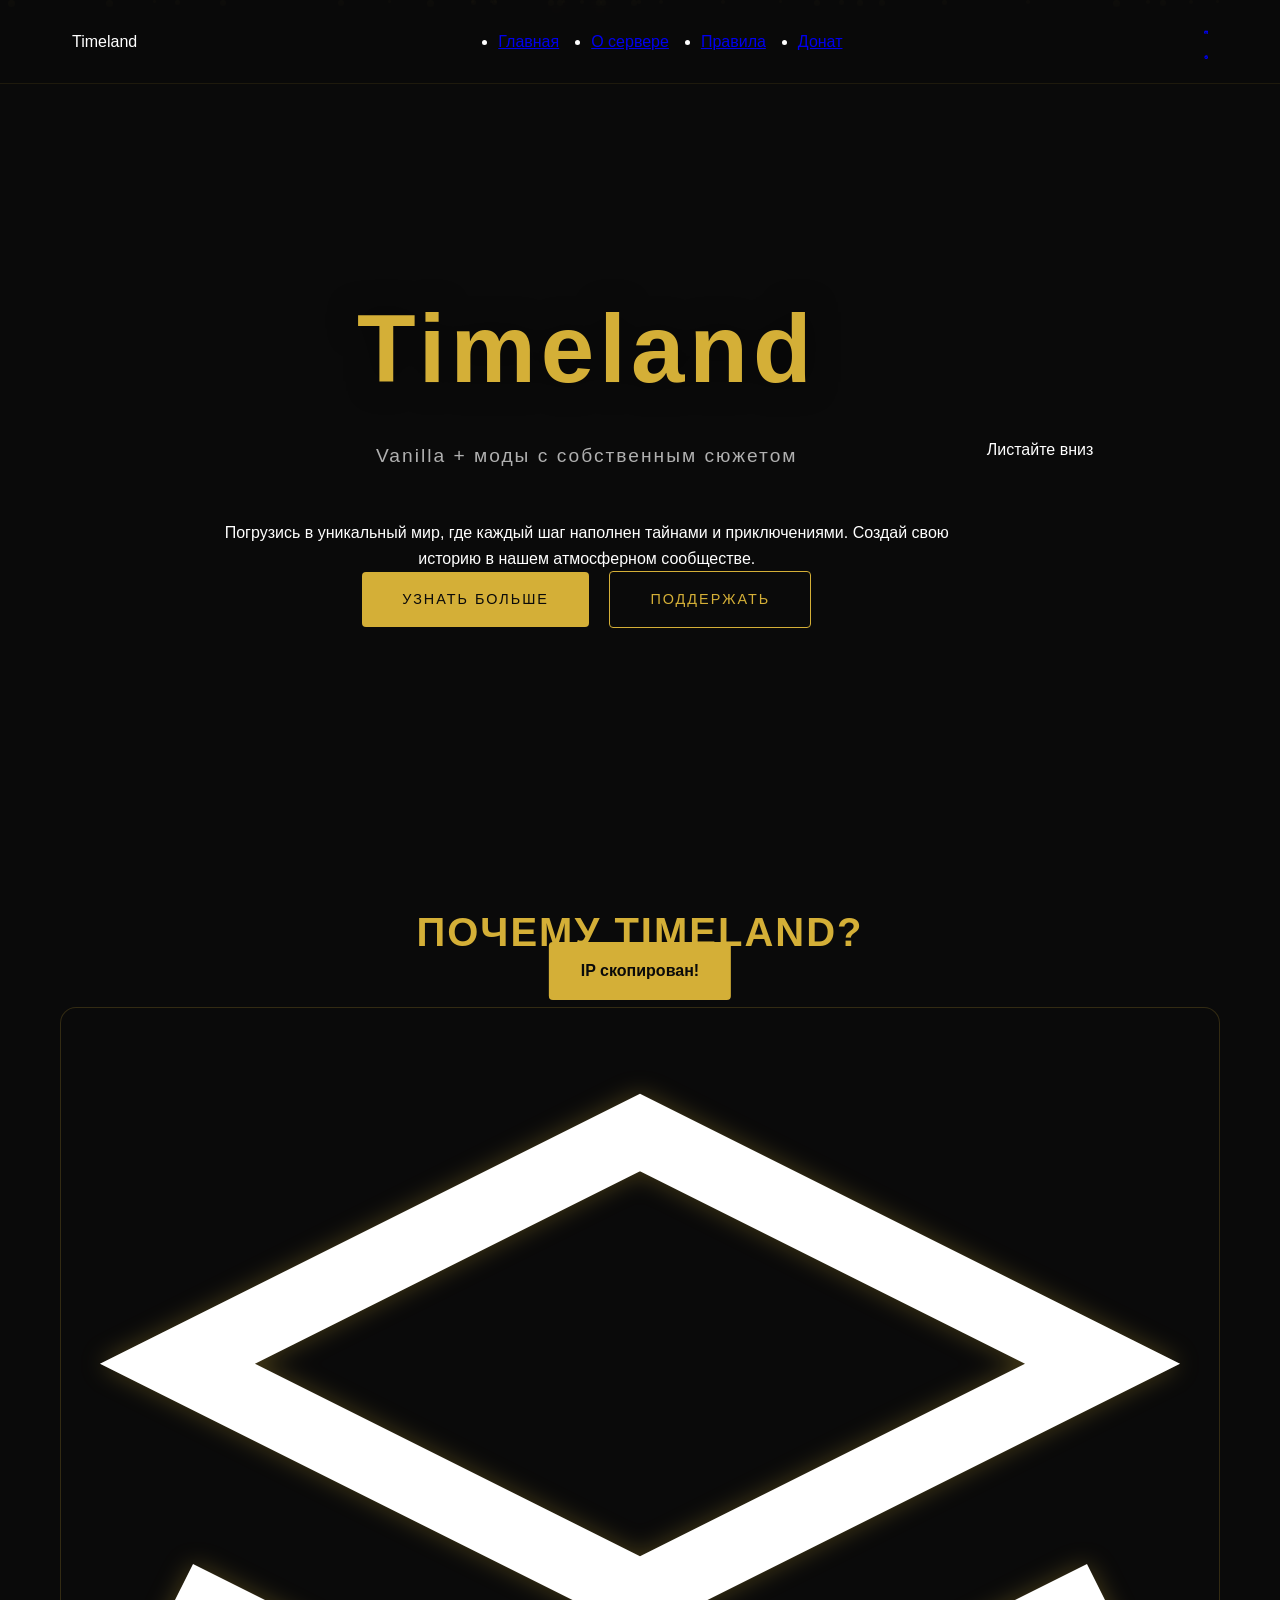
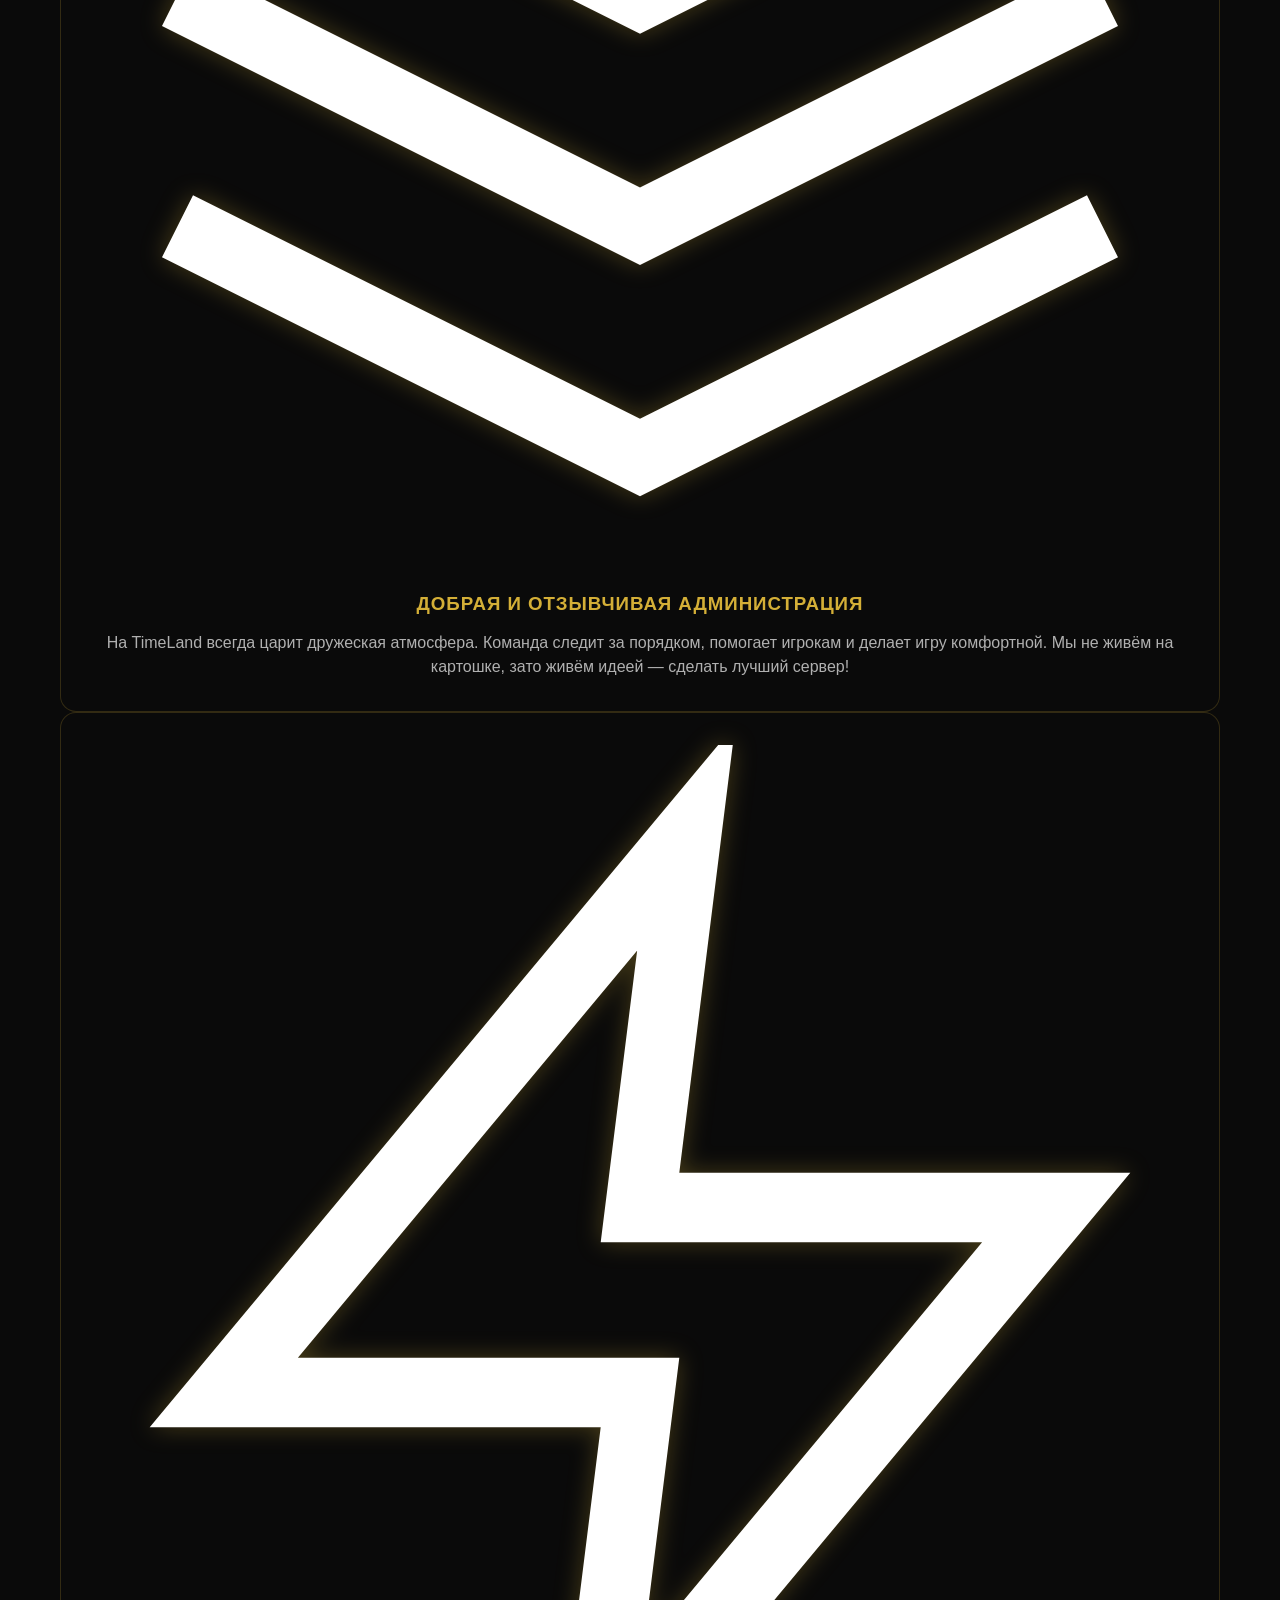
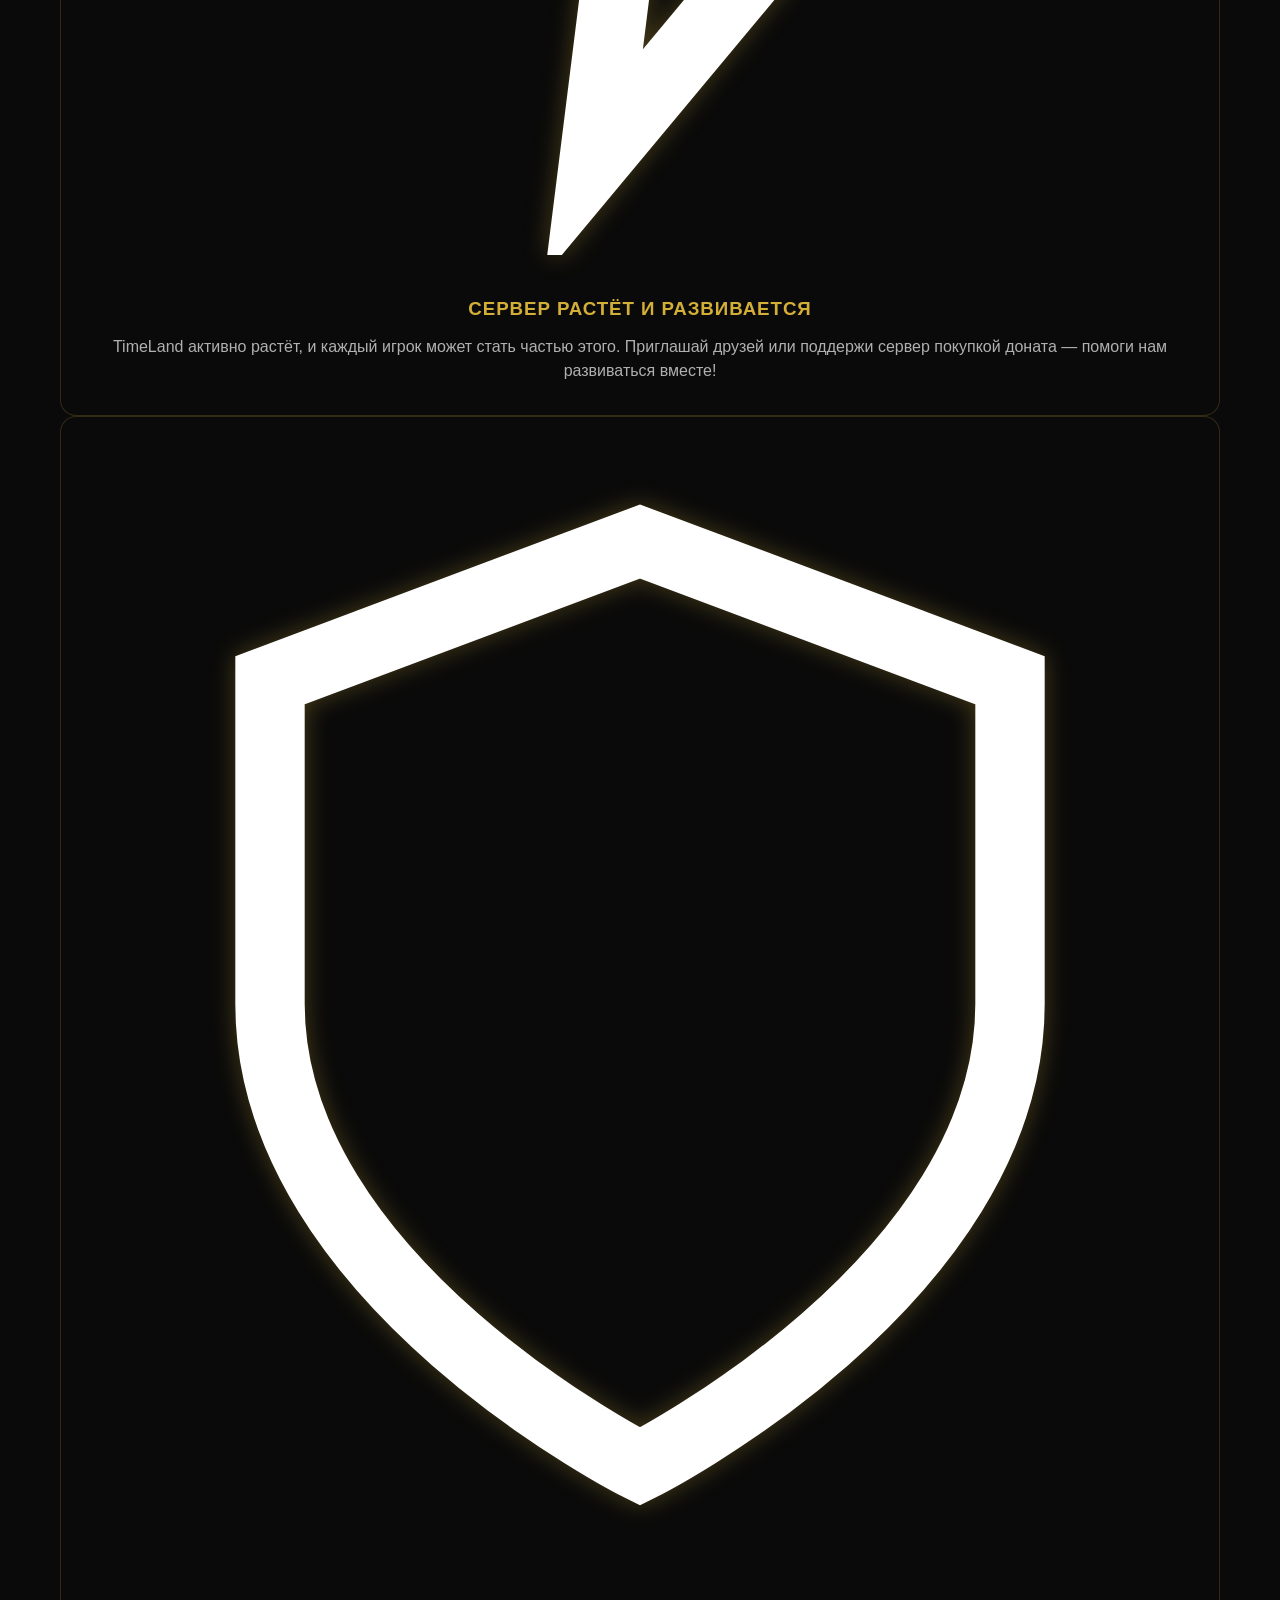
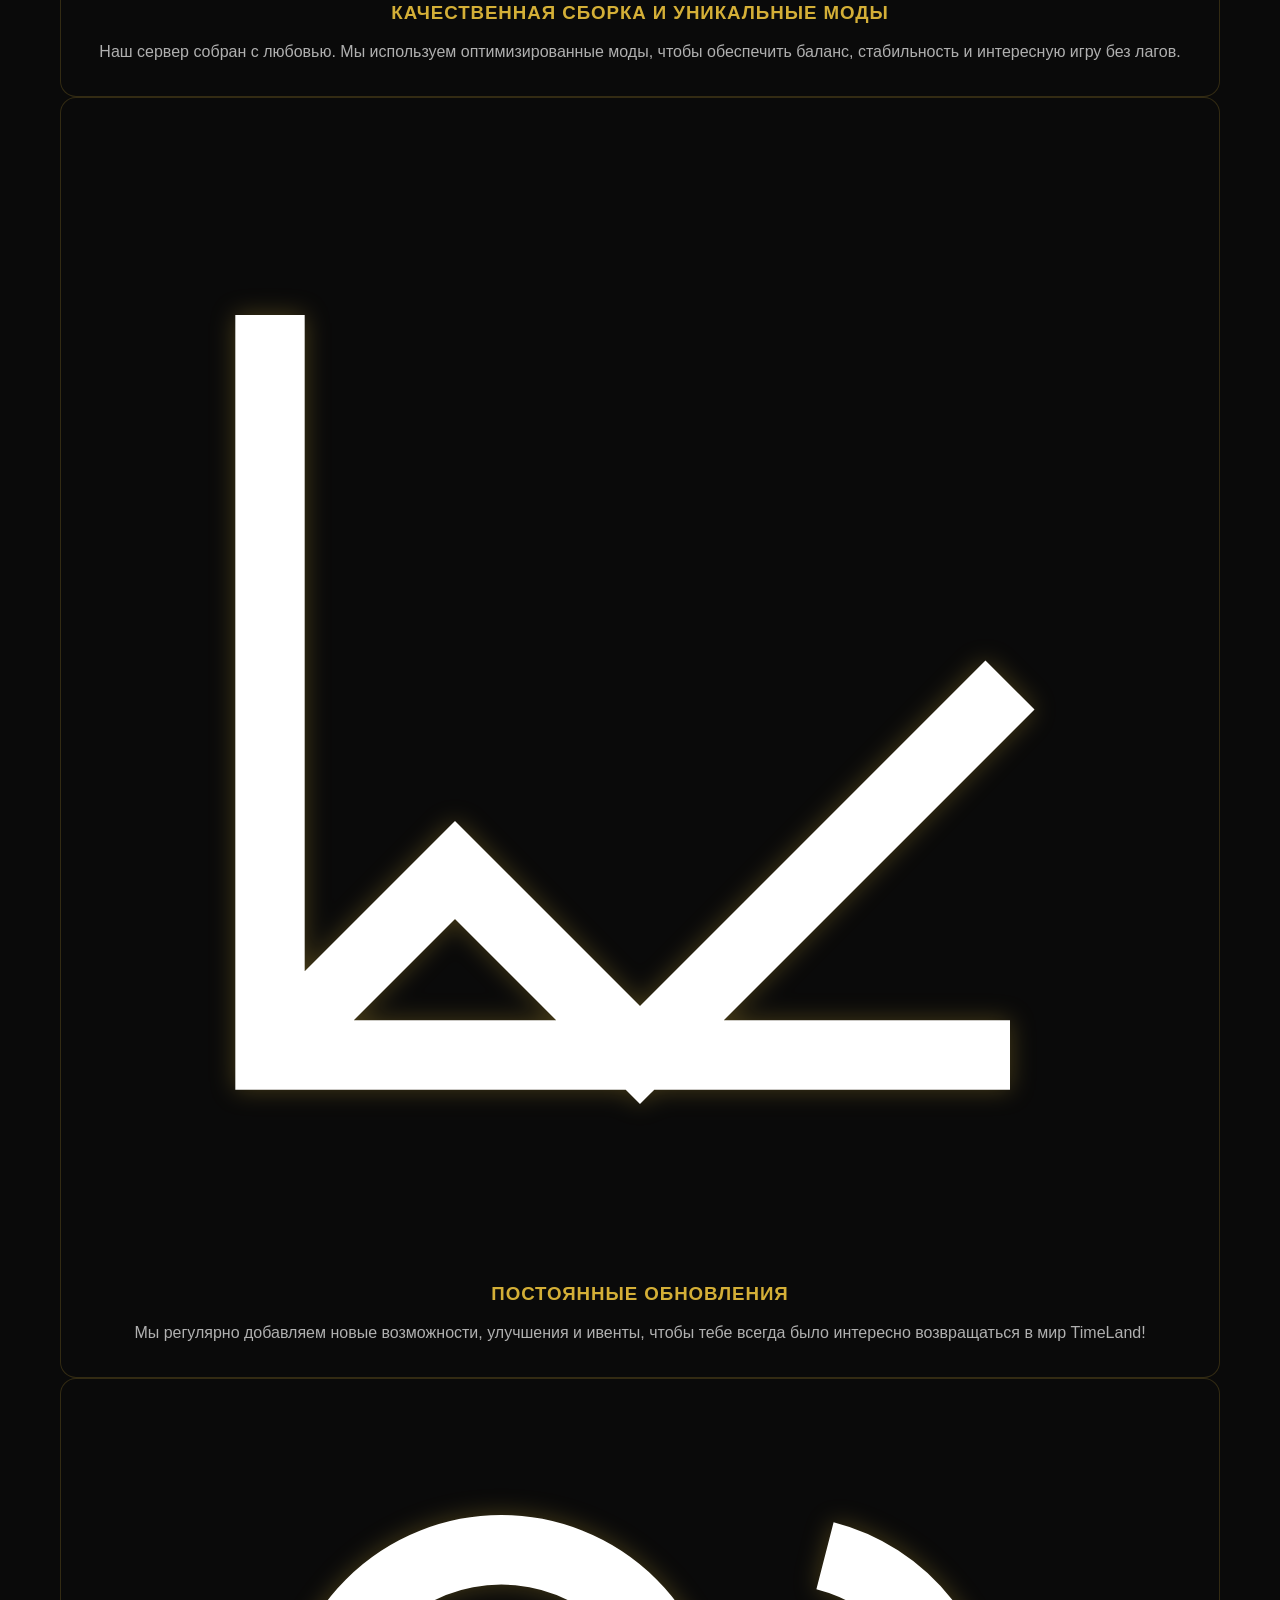
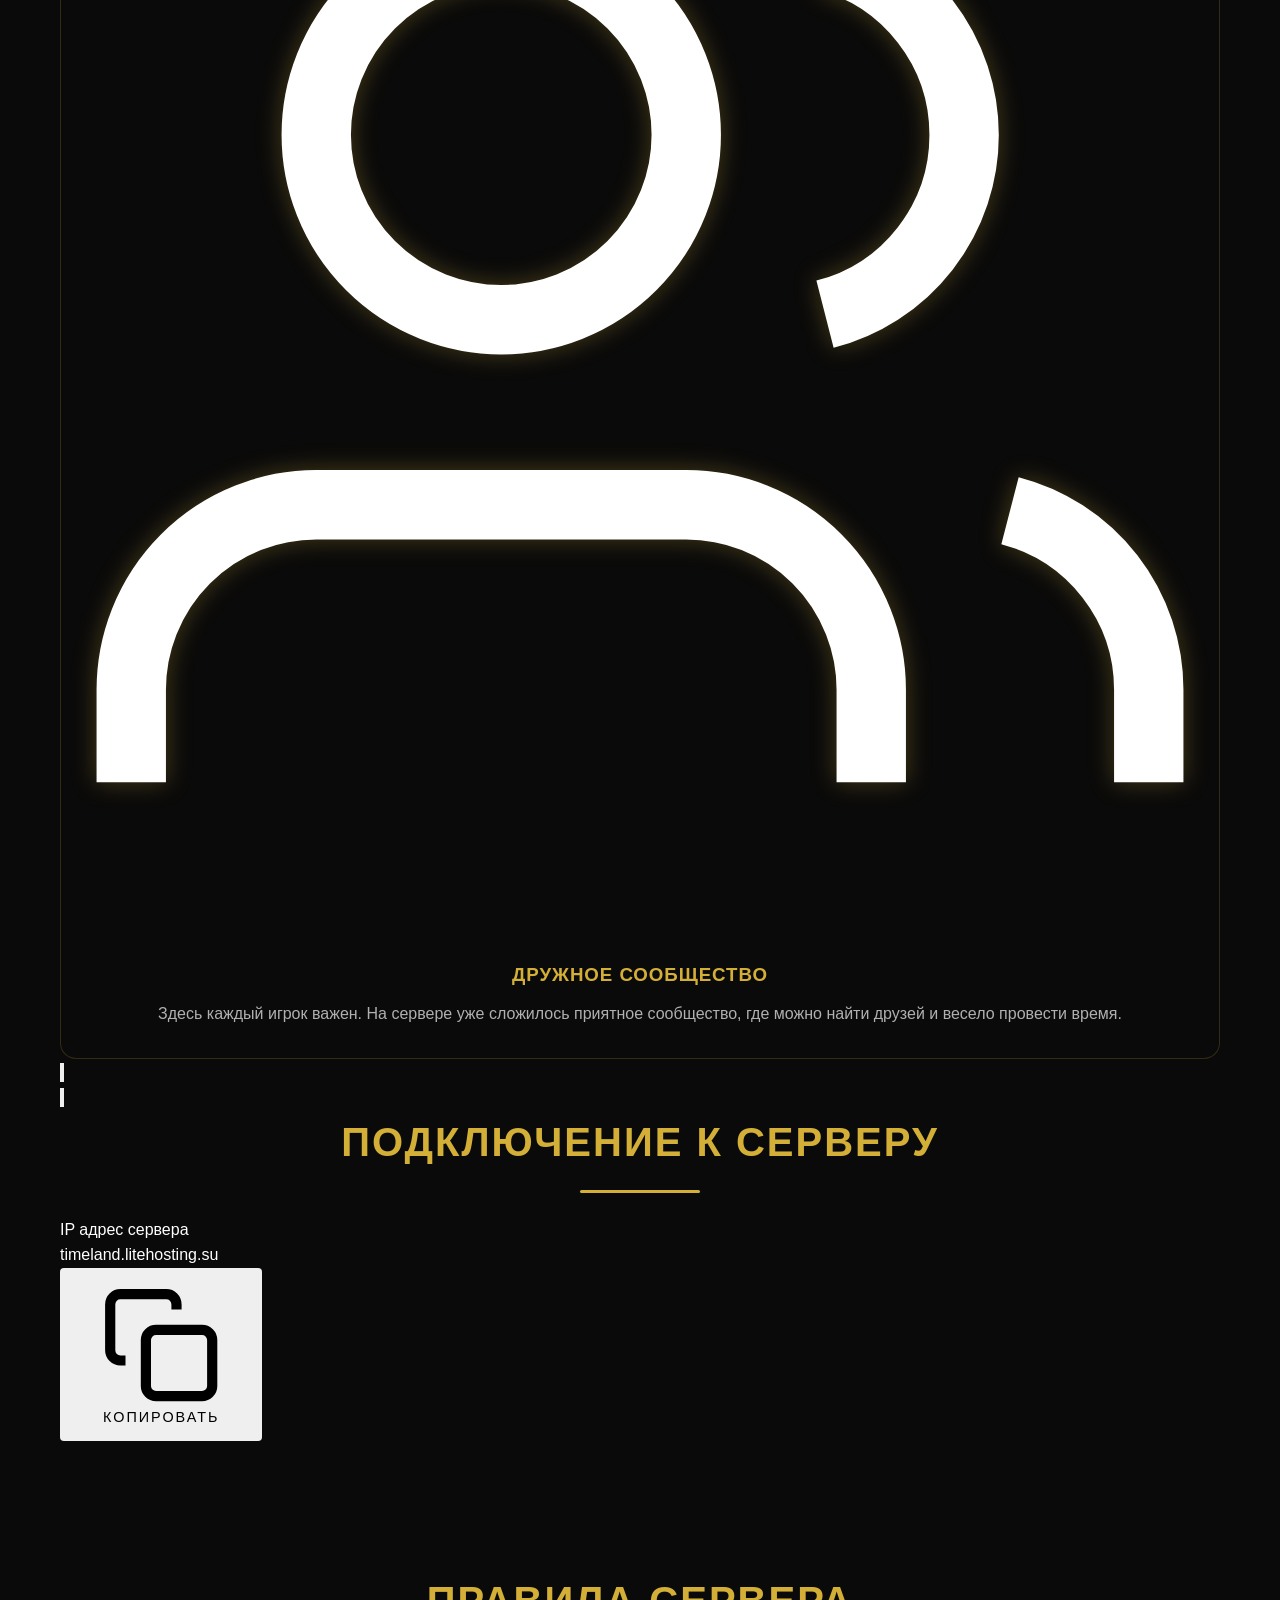
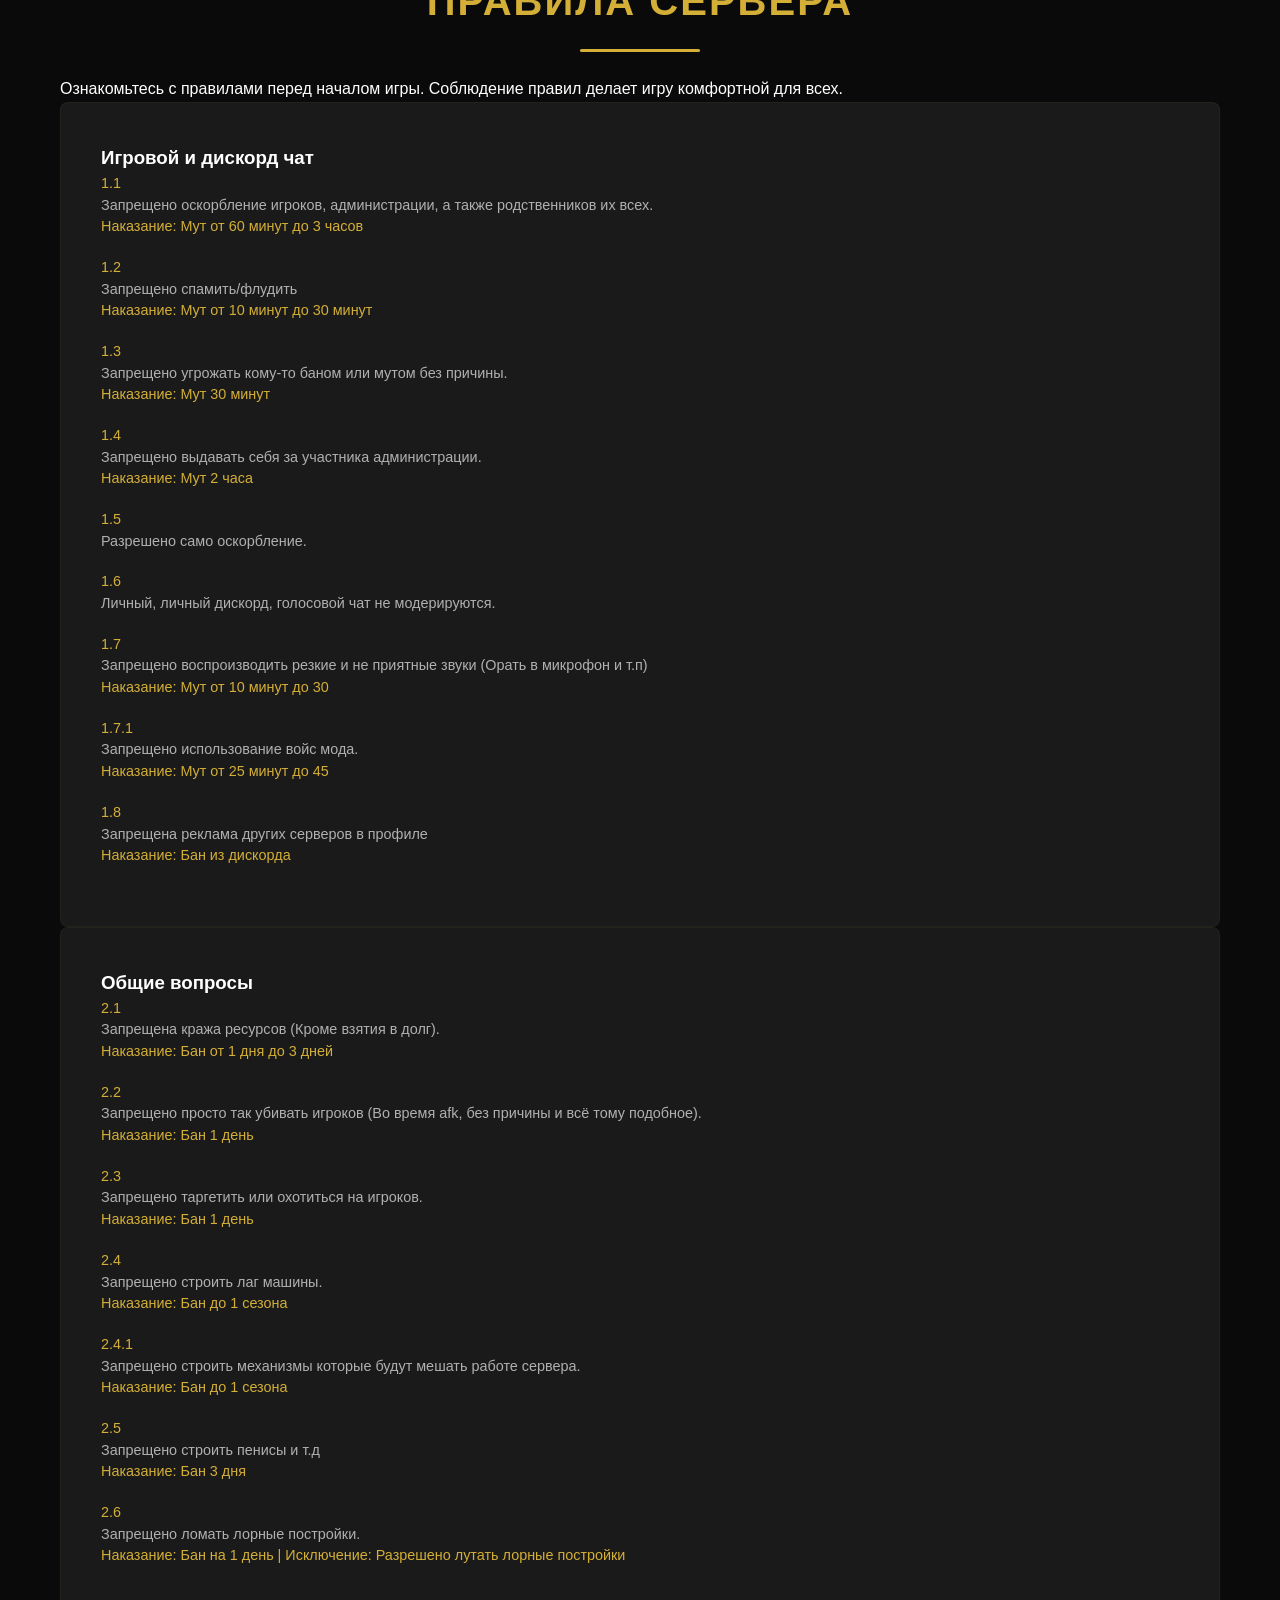
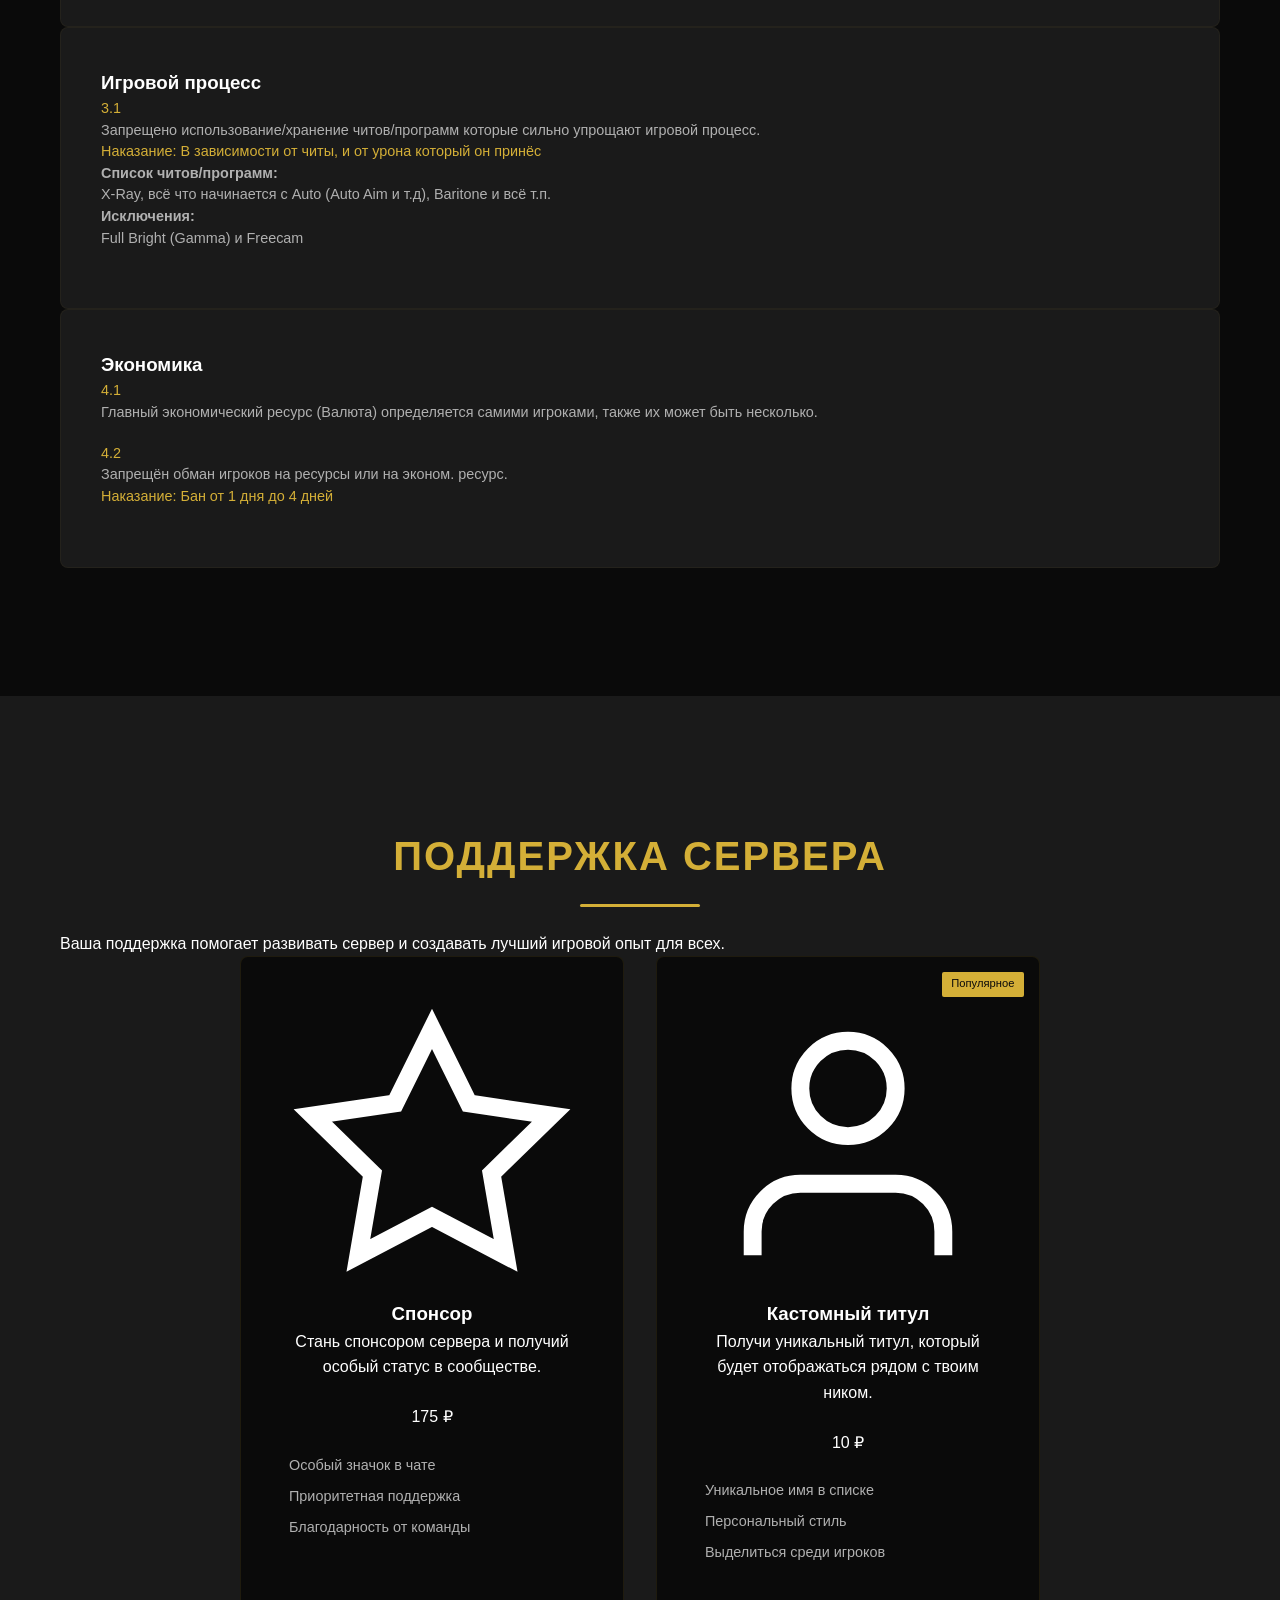
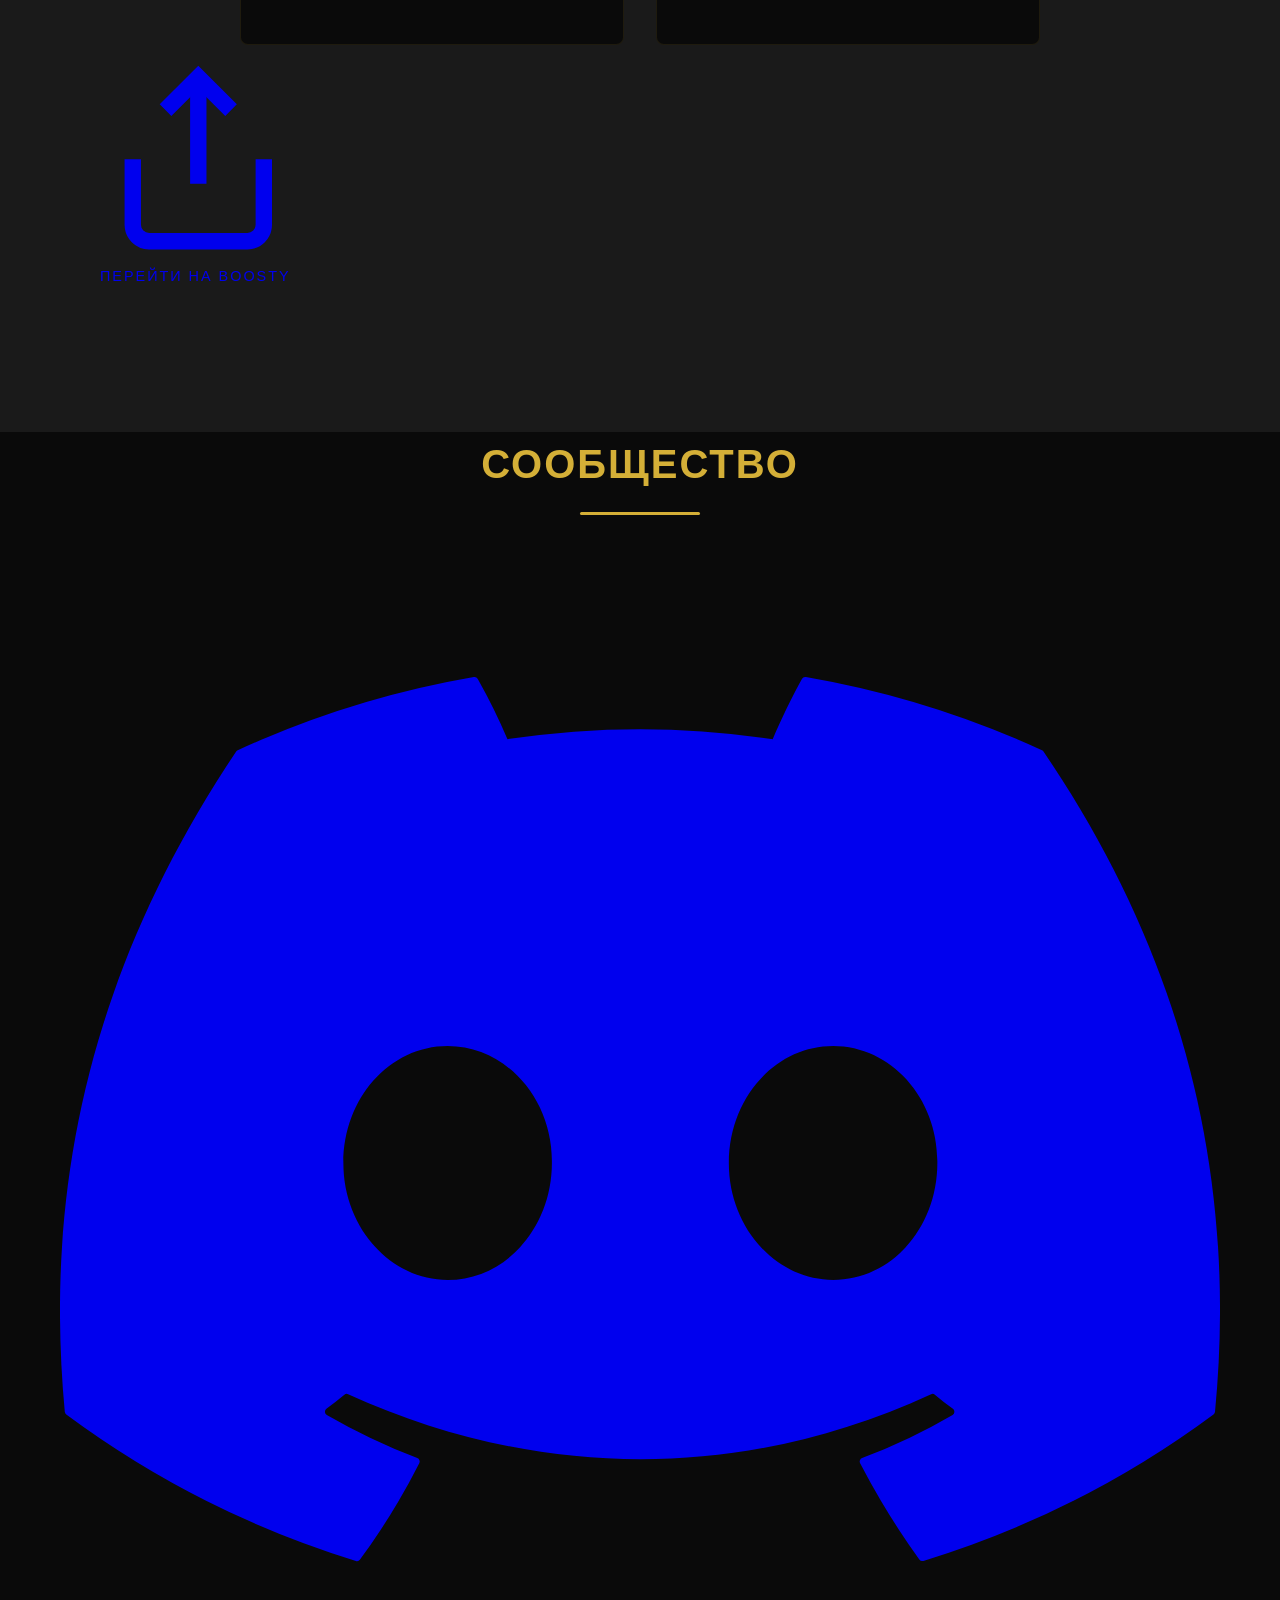
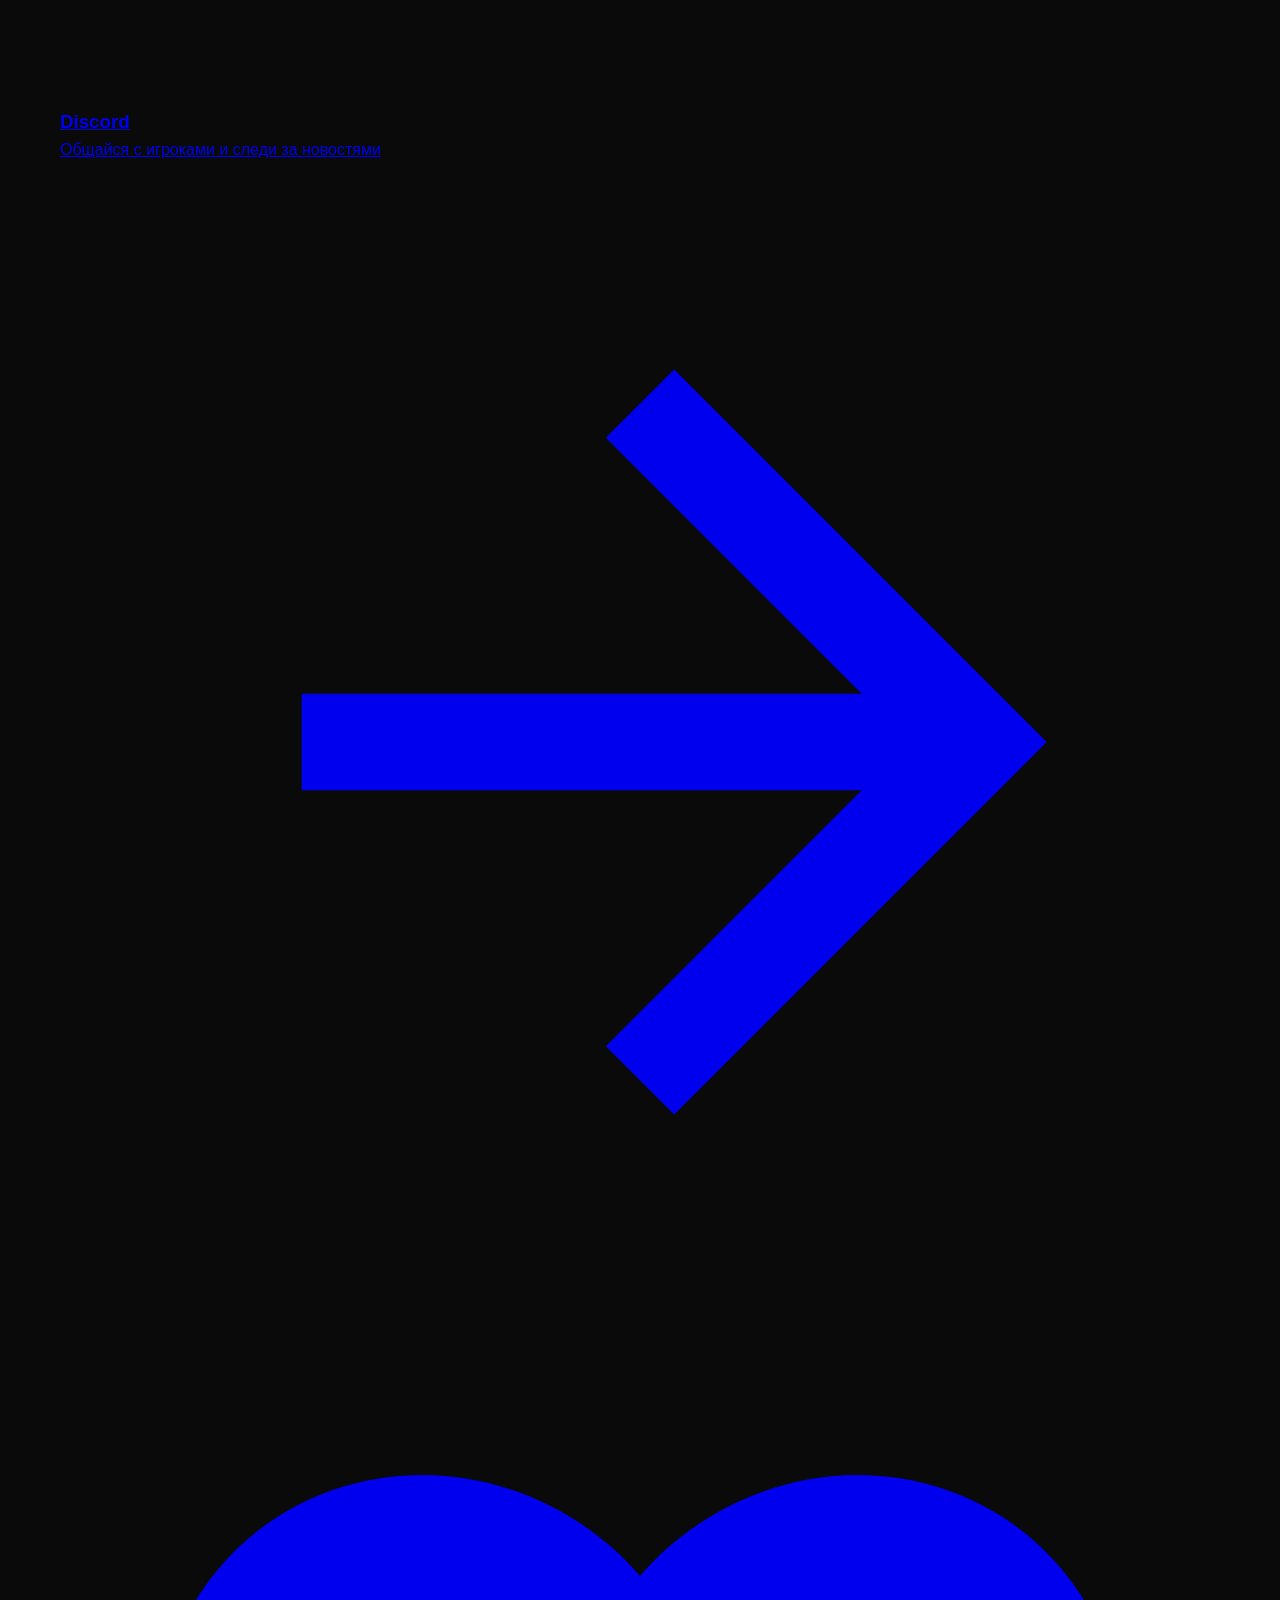
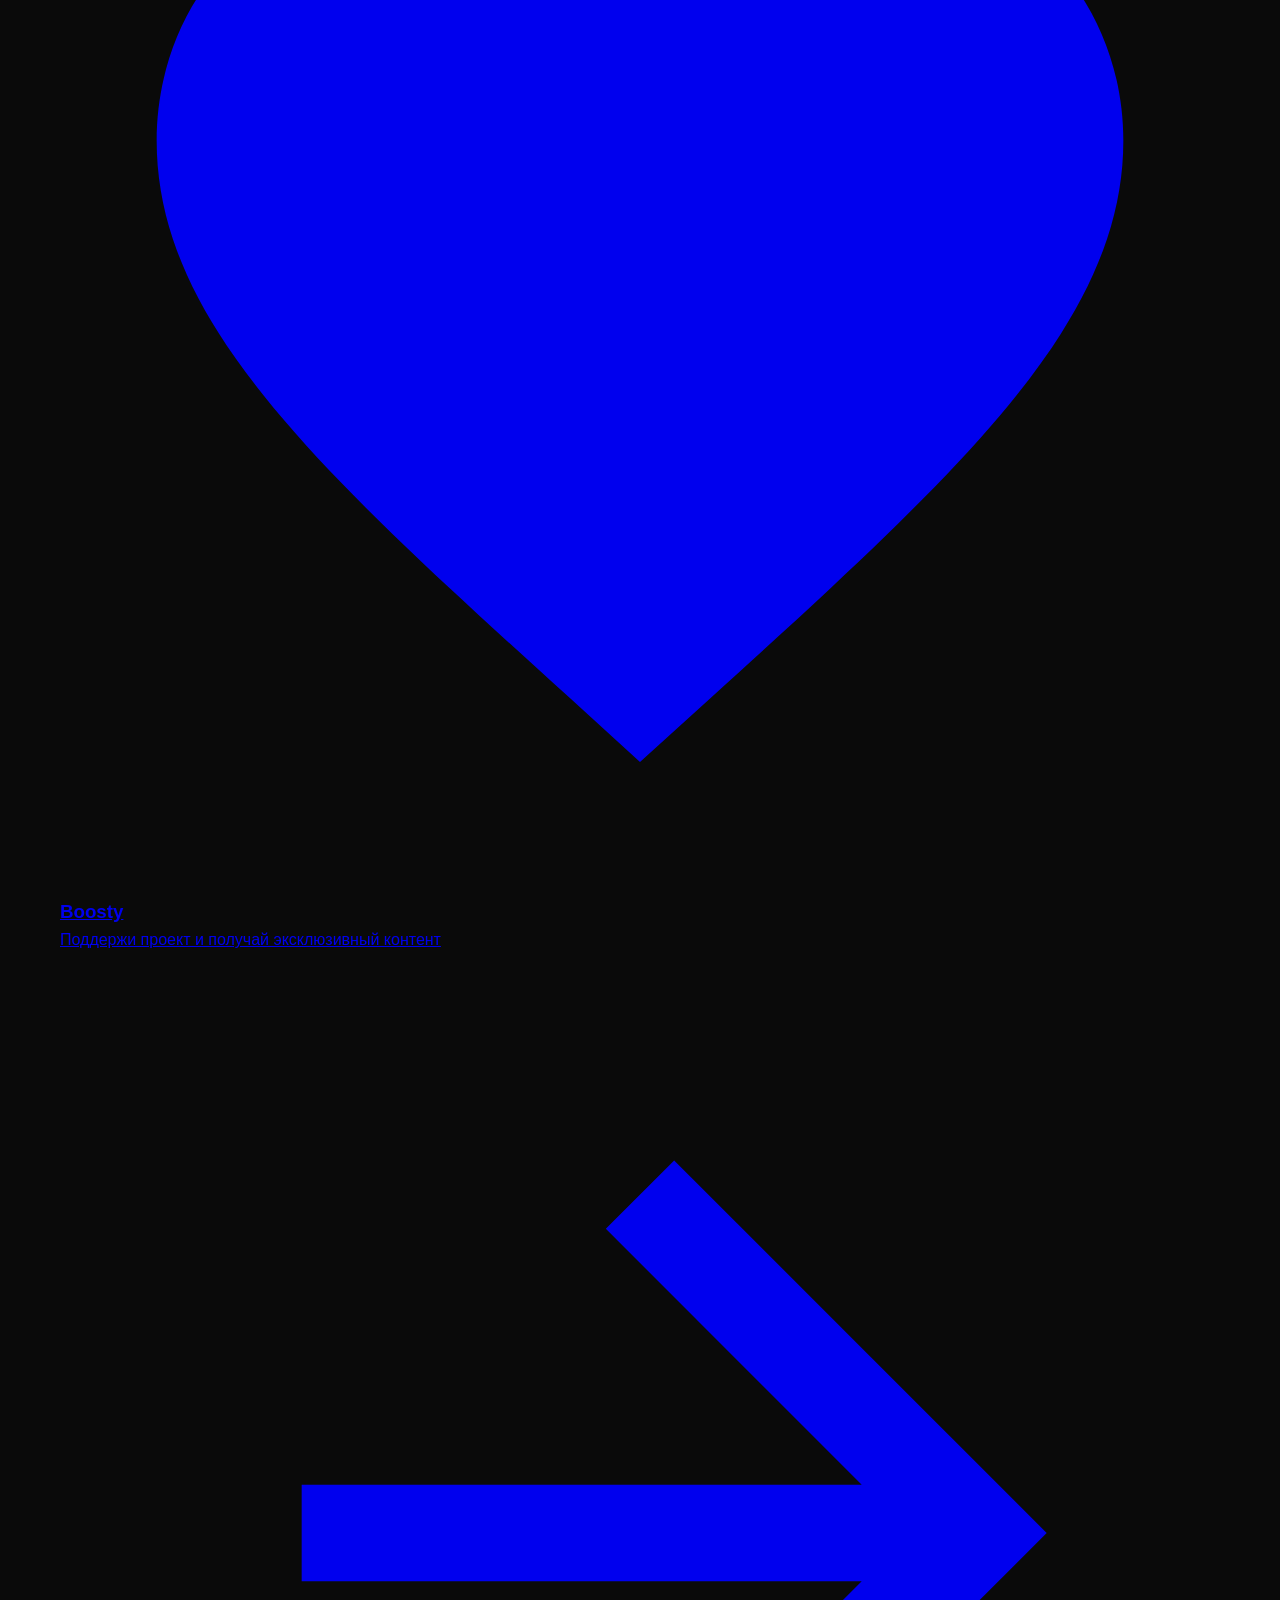
<file: index.html>
<!DOCTYPE html>
<html lang="ru">
<head>
    <meta charset="UTF-8">
    <meta name="viewport" content="width=device-width, initial-scale=1.0">
    <title>Timeland — Vanilla сервер с сюжетом</title>
    <link rel="preconnect" href="https://fonts.googleapis.com">
    <link rel="preconnect" href="https://fonts.gstatic.com" crossorigin>
    <link href="https://fonts.googleapis.com/css2?family=Nunito:wght@400;600;700;800;900&display=swap" rel="stylesheet">
    <link rel="stylesheet" href="styles.css">
</head>
<body>
    <div class="particles" id="particles"></div>
    
    <header class="header">
        <nav class="nav">
            <div class="logo">Timeland</div>
            <ul class="nav-links">
                <li><a href="#hero">Главная</a></li>
                <li><a href="#features">О сервере</a></li>
                <li><a href="#rules">Правила</a></li>
                <li><a href="#donate">Донат</a></li>
            </ul>
            <div class="nav-social">
                <a href="https://discord.gg/2cwh6qDW" target="_blank" class="social-btn discord-btn" aria-label="Discord">
                    <svg viewBox="0 0 24 24" fill="currentColor"><path d="M20.317 4.37a19.791 19.791 0 0 0-4.885-1.515.074.074 0 0 0-.079.037c-.21.375-.444.864-.608 1.25a18.27 18.27 0 0 0-5.487 0 12.64 12.64 0 0 0-.617-1.25.077.077 0 0 0-.079-.037A19.736 19.736 0 0 0 3.677 4.37a.07.07 0 0 0-.032.027C.533 9.046-.32 13.58.099 18.057a.082.082 0 0 0 .031.057 19.9 19.9 0 0 0 5.993 3.03.078.078 0 0 0 .084-.028 14.09 14.09 0 0 0 1.226-1.994.076.076 0 0 0-.041-.106 13.107 13.107 0 0 1-1.872-.892.077.077 0 0 1-.008-.128 10.2 10.2 0 0 0 .372-.292.074.074 0 0 1 .077-.01c3.928 1.793 8.18 1.793 12.062 0a.074.074 0 0 1 .078.01c.12.098.246.198.373.292a.077.077 0 0 1-.006.127 12.299 12.299 0 0 1-1.873.892.077.077 0 0 0-.041.107c.36.698.772 1.362 1.225 1.993a.076.076 0 0 0 .084.028 19.839 19.839 0 0 0 6.002-3.03.077.077 0 0 0 .032-.054c.5-5.177-.838-9.674-3.549-13.66a.061.061 0 0 0-.031-.03zM8.02 15.33c-1.183 0-2.157-1.085-2.157-2.419 0-1.333.956-2.419 2.157-2.419 1.21 0 2.176 1.096 2.157 2.42 0 1.333-.956 2.418-2.157 2.418zm7.975 0c-1.183 0-2.157-1.085-2.157-2.419 0-1.333.955-2.419 2.157-2.419 1.21 0 2.176 1.096 2.157 2.42 0 1.333-.946 2.418-2.157 2.418z"/></svg>
                </a>
                <a href="https://boosty.to/timelanddev/" target="_blank" class="social-btn boosty-btn" aria-label="Boosty">
                    <svg viewBox="0 0 24 24" fill="currentColor"><path d="M12 2C6.48 2 2 6.48 2 12s4.48 10 10 10 10-4.48 10-10S17.52 2 12 2zm-2 15l-5-5 1.41-1.41L10 14.17l7.59-7.59L19 8l-9 9z"/></svg>
                </a>
            </div>
            <button class="hamburger" id="hamburger" aria-label="Меню">
                <span></span>
                <span></span>
                <span></span>
            </button>
        </nav>
    </header>

    <main>
        <section id="hero" class="hero">
            <div class="hero-glow"></div>
            <div class="hero-content">
                <h1 class="hero-title">
                    <span class="title-gradient">Timeland</span>
                </h1>
                <p class="hero-subtitle">Vanilla + моды с собственным сюжетом</p>
                <p class="hero-description">Погрузись в уникальный мир, где каждый шаг наполнен тайнами и приключениями. Создай свою историю в нашем атмосферном сообществе.</p>
                <div class="hero-cta">
                    <a href="#features" class="btn btn-primary">Узнать больше</a>
                    <a href="#donate" class="btn btn-secondary">Поддержать</a>
                </div>
            </div>
            <div class="hero-scroll">
                <div class="scroll-indicator"></div>
                <span>Листайте вниз</span>
            </div>
        </section>

        <section id="features" class="features">
            <div class="container">
                <h2 class="section-title">Почему Timeland?</h2>
                <div class="carousel-container">
                    <div class="carousel-track" id="carouselTrack">
                        <div class="feature-card">
                            <div class="feature-icon">
                                <svg viewBox="0 0 24 24" fill="none" stroke="currentColor" stroke-width="1.5"><path d="M12 2L2 7l10 5 10-5-10-5zM2 17l10 5 10-5M2 12l10 5 10-5"></path></svg>
                            </div>
                            <h3>Добрая и отзывчивая администрация</h3>
                            <p>На TimeLand всегда царит дружеская атмосфера. Команда следит за порядком, помогает игрокам и делает игру комфортной. Мы не живём на картошке, зато живём идеей — сделать лучший сервер!</p>
                        </div>
                        <div class="feature-card">
                            <div class="feature-icon">
                                <svg viewBox="0 0 24 24" fill="none" stroke="currentColor" stroke-width="1.5"><path d="M13 2L3 14h9l-1 8 10-12h-9l1-8z"></path></svg>
                            </div>
                            <h3>Сервер растёт и развивается</h3>
                            <p>TimeLand активно растёт, и каждый игрок может стать частью этого. Приглашай друзей или поддержи сервер покупкой доната — помоги нам развиваться вместе!</p>
                        </div>
                        <div class="feature-card">
                            <div class="feature-icon">
                                <svg viewBox="0 0 24 24" fill="none" stroke="currentColor" stroke-width="1.5"><path d="M12 22s8-4 8-10V5l-8-3-8 3v7c0 6 8 10 8 10z"></path></svg>
                            </div>
                            <h3>Качественная сборка и уникальные моды</h3>
                            <p>Наш сервер собран с любовью. Мы используем оптимизированные моды, чтобы обеспечить баланс, стабильность и интересную игру без лагов.</p>
                        </div>
                        <div class="feature-card">
                            <div class="feature-icon">
                                <svg viewBox="0 0 24 24" fill="none" stroke="currentColor" stroke-width="1.5"><path d="M4 4v16h16M4 20l4-4 4 4 8-8"></path></svg>
                            </div>
                            <h3>Постоянные обновления</h3>
                            <p>Мы регулярно добавляем новые возможности, улучшения и ивенты, чтобы тебе всегда было интересно возвращаться в мир TimeLand!</p>
                        </div>
                        <div class="feature-card">
                            <div class="feature-icon">
                                <svg viewBox="0 0 24 24" fill="none" stroke="currentColor" stroke-width="1.5"><path d="M17 21v-2a4 4 0 0 0-4-4H5a4 4 0 0 0-4 4v2"></path><circle cx="9" cy="7" r="4"></circle><path d="M23 21v-2a4 4 0 0 0-3-3.87M16 3.13a4 4 0 0 1 0 7.75"></path></svg>
                            </div>
                            <h3>Дружное сообщество</h3>
                            <p>Здесь каждый игрок важен. На сервере уже сложилось приятное сообщество, где можно найти друзей и весело провести время.</p>
                        </div>
                    </div>
                    <div class="carousel-nav">
                        <button class="carousel-btn prev" id="carouselPrev" aria-label="Предыдущий">
                            <svg viewBox="0 0 24 24" fill="none" stroke="currentColor" stroke-width="2"><path d="M15 18l-6-6 6-6"></path></svg>
                        </button>
                        <div class="carousel-dots" id="carouselDots"></div>
                        <button class="carousel-btn next" id="carouselNext" aria-label="Следующий">
                            <svg viewBox="0 0 24 24" fill="none" stroke="currentColor" stroke-width="2"><path d="M9 18l6-6-6-6"></path></svg>
                        </button>
                    </div>
                </div>
            </div>
        </section>

        <section id="about" class="about">
            <div class="container">
                <h2 class="section-title">Подключение к серверу</h2>
                <div class="ip-card">
                    <div class="ip-info">
                        <span class="ip-label">IP адрес сервера</span>
                        <div class="ip-address" id="ip-address">timeland.litehosting.su</div>
                    </div>
                    <button class="btn btn-copy" id="copy-btn">
                        <svg viewBox="0 0 24 24" fill="none" stroke="currentColor" stroke-width="2"><rect x="9" y="9" width="13" height="13" rx="2" ry="2"></rect><path d="M5 15H4a2 2 0 0 1-2-2V4a2 2 0 0 1 2-2h9a2 2 0 0 1 2 2v1"></path></svg>
                        <span>Копировать</span>
                    </button>
                </div>
                <div class="notification" id="notification">IP скопирован!</div>
            </div>
        </section>

        <section id="rules" class="rules">
            <div class="container">
                <h2 class="section-title">Правила сервера</h2>
                <p class="rules-intro">Ознакомьтесь с правилами перед началом игры. Соблюдение правил делает игру комфортной для всех.</p>
                
                <div class="rules-grid">
                    <div class="rules-category">
                        <h3 class="rules-category-title">Игровой и дискорд чат</h3>
                        <ul class="rules-list">
                            <li class="rule-item">
                                <span class="rule-number">1.1</span>
                                <div class="rule-content">
                                    <p>Запрещено оскорбление игроков, администрации, а также родственников их всех.</p>
                                    <span class="rule-punishment">Наказание: Мут от 60 минут до 3 часов</span>
                                </div>
                            </li>
                            <li class="rule-item">
                                <span class="rule-number">1.2</span>
                                <div class="rule-content">
                                    <p>Запрещено спамить/флудить</p>
                                    <span class="rule-punishment">Наказание: Мут от 10 минут до 30 минут</span>
                                </div>
                            </li>
                            <li class="rule-item">
                                <span class="rule-number">1.3</span>
                                <div class="rule-content">
                                    <p>Запрещено угрожать кому-то баном или мутом без причины.</p>
                                    <span class="rule-punishment">Наказание: Мут 30 минут</span>
                                </div>
                            </li>
                            <li class="rule-item">
                                <span class="rule-number">1.4</span>
                                <div class="rule-content">
                                    <p>Запрещено выдавать себя за участника администрации.</p>
                                    <span class="rule-punishment">Наказание: Мут 2 часа</span>
                                </div>
                            </li>
                            <li class="rule-item">
                                <span class="rule-number">1.5</span>
                                <div class="rule-content">
                                    <p>Разрешено само оскорбление.</p>
                                </div>
                            </li>
                            <li class="rule-item">
                                <span class="rule-number">1.6</span>
                                <div class="rule-content">
                                    <p>Личный, личный дискорд, голосовой чат не модерируются.</p>
                                </div>
                            </li>
                            <li class="rule-item">
                                <span class="rule-number">1.7</span>
                                <div class="rule-content">
                                    <p>Запрещено воспроизводить резкие и не приятные звуки (Орать в микрофон и т.п)</p>
                                    <span class="rule-punishment">Наказание: Мут от 10 минут до 30</span>
                                </div>
                            </li>
                            <li class="rule-item sub-rule">
                                <span class="rule-number">1.7.1</span>
                                <div class="rule-content">
                                    <p>Запрещено использование войс мода.</p>
                                    <span class="rule-punishment">Наказание: Мут от 25 минут до 45</span>
                                </div>
                            </li>
                            <li class="rule-item">
                                <span class="rule-number">1.8</span>
                                <div class="rule-content">
                                    <p>Запрещена реклама других серверов в профиле</p>
                                    <span class="rule-punishment">Наказание: Бан из дискорда</span>
                                </div>
                            </li>
                        </ul>
                    </div>

                    <div class="rules-category">
                        <h3 class="rules-category-title">Общие вопросы</h3>
                        <ul class="rules-list">
                            <li class="rule-item">
                                <span class="rule-number">2.1</span>
                                <div class="rule-content">
                                    <p>Запрещена кража ресурсов (Кроме взятия в долг).</p>
                                    <span class="rule-punishment">Наказание: Бан от 1 дня до 3 дней</span>
                                </div>
                            </li>
                            <li class="rule-item">
                                <span class="rule-number">2.2</span>
                                <div class="rule-content">
                                    <p>Запрещено просто так убивать игроков (Во время afk, без причины и всё тому подобное).</p>
                                    <span class="rule-punishment">Наказание: Бан 1 день</span>
                                </div>
                            </li>
                            <li class="rule-item">
                                <span class="rule-number">2.3</span>
                                <div class="rule-content">
                                    <p>Запрещено таргетить или охотиться на игроков.</p>
                                    <span class="rule-punishment">Наказание: Бан 1 день</span>
                                </div>
                            </li>
                            <li class="rule-item">
                                <span class="rule-number">2.4</span>
                                <div class="rule-content">
                                    <p>Запрещено строить лаг машины.</p>
                                    <span class="rule-punishment">Наказание: Бан до 1 сезона</span>
                                </div>
                            </li>
                            <li class="rule-item sub-rule">
                                <span class="rule-number">2.4.1</span>
                                <div class="rule-content">
                                    <p>Запрещено строить механизмы которые будут мешать работе сервера.</p>
                                    <span class="rule-punishment">Наказание: Бан до 1 сезона</span>
                                </div>
                            </li>
                            <li class="rule-item">
                                <span class="rule-number">2.5</span>
                                <div class="rule-content">
                                    <p>Запрещено строить пенисы и т.д</p>
                                    <span class="rule-punishment">Наказание: Бан 3 дня</span>
                                </div>
                            </li>
                            <li class="rule-item">
                                <span class="rule-number">2.6</span>
                                <div class="rule-content">
                                    <p>Запрещено ломать лорные постройки.</p>
                                    <span class="rule-punishment">Наказание: Бан на 1 день | Исключение: Разрешено лутать лорные постройки</span>
                                </div>
                            </li>
                        </ul>
                    </div>

                    <div class="rules-category">
                        <h3 class="rules-category-title">Игровой процесс</h3>
                        <ul class="rules-list">
                            <li class="rule-item">
                                <span class="rule-number">3.1</span>
                                <div class="rule-content">
                                    <p>Запрещено использование/хранение читов/программ которые сильно упрощают игровой процесс.</p>
                                    <span class="rule-punishment">Наказание: В зависимости от читы, и от урона который он принёс</span>
                                    <div class="rule-exceptions">
                                        <strong>Список читов/программ:</strong>
                                        <p>X-Ray, всё что начинается с Auto (Auto Aim и т.д), Baritone и всё т.п.</p>
                                        <strong>Исключения:</strong>
                                        <p>Full Bright (Gamma) и Freecam</p>
                                    </div>
                                </div>
                            </li>
                        </ul>
                    </div>

                    <div class="rules-category rules-category-right">
                        <h3 class="rules-category-title">Экономика</h3>
                        <ul class="rules-list">
                            <li class="rule-item">
                                <span class="rule-number">4.1</span>
                                <div class="rule-content">
                                    <p>Главный экономический ресурс (Валюта) определяется самими игроками, также их может быть несколько.</p>
                                </div>
                            </li>
                            <li class="rule-item">
                                <span class="rule-number">4.2</span>
                                <div class="rule-content">
                                    <p>Запрещён обман игроков на ресурсы или на эконом. ресурс.</p>
                                    <span class="rule-punishment">Наказание: Бан от 1 дня до 4 дней</span>
                                </div>
                            </li>
                        </ul>
                    </div>
                </div>
            </div>
        </section>

        <section id="donate" class="donate">
            <div class="container">
                <h2 class="section-title">Поддержка сервера</h2>
                <p class="donate-intro">Ваша поддержка помогает развивать сервер и создавать лучший игровой опыт для всех.</p>
                <div class="donate-grid">
                    <div class="donate-card">
                        <div class="donate-icon">
                            <svg viewBox="0 0 24 24" fill="none" stroke="currentColor" stroke-width="1.5"><path d="M12 2l3.09 6.26L22 9.27l-5 4.87 1.18 6.88L12 17.77l-6.18 3.25L7 14.14 2 9.27l6.91-1.01L12 2z"></path></svg>
                        </div>
                        <h3 class="donate-title">Спонсор</h3>
                        <p class="donate-description">Стань спонсором сервера и получий особый статус в сообществе.</p>
                        <div class="donate-price">175 ₽</div>
                        <ul class="donate-features">
                            <li>Особый значок в чате</li>
                            <li>Приоритетная поддержка</li>
                            <li>Благодарность от команды</li>
                        </ul>
                    </div>
                    <div class="donate-card featured">
                        <div class="donate-badge">Популярное</div>
                        <div class="donate-icon">
                            <svg viewBox="0 0 24 24" fill="none" stroke="currentColor" stroke-width="1.5"><path d="M20 21v-2a4 4 0 0 0-4-4H8a4 4 0 0 0-4 4v2"></path><circle cx="12" cy="7" r="4"></circle></svg>
                        </div>
                        <h3 class="donate-title">Кастомный титул</h3>
                        <p class="donate-description">Получи уникальный титул, который будет отображаться рядом с твоим ником.</p>
                        <div class="donate-price">10 ₽</div>
                        <ul class="donate-features">
                            <li>Уникальное имя в списке</li>
                            <li>Персональный стиль</li>
                            <li>Выделиться среди игроков</li>
                        </ul>
                    </div>
                </div>
                <div class="donate-links">
                    <a href="https://boosty.to/timelanddev/" target="_blank" class="btn btn-donate">
                        <svg viewBox="0 0 24 24" fill="none" stroke="currentColor" stroke-width="2"><path d="M4 12v8a2 2 0 0 0 2 2h12a2 2 0 0 0 2-2v-8"></path><polyline points="16 6 12 2 8 6"></polyline><line x1="12" y1="2" x2="12" y2="15"></line></svg>
                        Перейти на Boosty
                    </a>
                </div>
            </div>
        </section>

        <section class="social-section">
            <div class="container">
                <h2 class="section-title">Сообщество</h2>
                <div class="social-grid">
                    <a href="https://discord.gg/2cwh6qDW" target="_blank" class="social-card discord">
                        <div class="social-icon">
                            <svg viewBox="0 0 24 24" fill="currentColor"><path d="M20.317 4.37a19.791 19.791 0 0 0-4.885-1.515.074.074 0 0 0-.079.037c-.21.375-.444.864-.608 1.25a18.27 18.27 0 0 0-5.487 0 12.64 12.64 0 0 0-.617-1.25.077.077 0 0 0-.079-.037A19.736 19.736 0 0 0 3.677 4.37a.07.07 0 0 0-.032.027C.533 9.046-.32 13.58.099 18.057a.082.082 0 0 0 .031.057 19.9 19.9 0 0 0 5.993 3.03.078.078 0 0 0 .084-.028 14.09 14.09 0 0 0 1.226-1.994.076.076 0 0 0-.041-.106 13.107 13.107 0 0 1-1.872-.892.077.077 0 0 1-.008-.128 10.2 10.2 0 0 0 .372-.292.074.074 0 0 1 .077-.01c3.928 1.793 8.18 1.793 12.062 0a.074.074 0 0 1 .078.01c.12.098.246.198.373.292a.077.077 0 0 1-.006.127 12.299 12.299 0 0 1-1.873.892.077.077 0 0 0-.041.107c.36.698.772 1.362 1.225 1.993a.076.076 0 0 0 .084.028 19.839 19.839 0 0 0 6.002-3.03.077.077 0 0 0 .032-.054c.5-5.177-.838-9.674-3.549-13.66a.061.061 0 0 0-.031-.03zM8.02 15.33c-1.183 0-2.157-1.085-2.157-2.419 0-1.333.956-2.419 2.157-2.419 1.21 0 2.176 1.096 2.157 2.42 0 1.333-.956 2.418-2.157 2.418zm7.975 0c-1.183 0-2.157-1.085-2.157-2.419 0-1.333.955-2.419 2.157-2.419 1.21 0 2.176 1.096 2.157 2.42 0 1.333-.946 2.418-2.157 2.418z"/></svg>
                        </div>
                        <div class="social-info">
                            <h3>Discord</h3>
                            <p>Общайся с игроками и следи за новостями</p>
                        </div>
                        <svg class="social-arrow" viewBox="0 0 24 24" fill="none" stroke="currentColor" stroke-width="2"><path d="M5 12h14M12 5l7 7-7 7"></path></svg>
                    </a>
                    <a href="https://boosty.to/timelanddev/" target="_blank" class="social-card boosty">
                        <div class="social-icon">
                            <svg viewBox="0 0 24 24" fill="currentColor"><path d="M12 21.35l-1.45-1.32C5.4 15.36 2 12.28 2 8.5 2 5.42 4.42 3 7.5 3c1.74 0 3.41.81 4.5 2.09C13.09 3.81 14.76 3 16.5 3 19.58 3 22 5.42 22 8.5c0 3.78-3.4 6.86-8.55 11.54L12 21.35z"/></svg>
                        </div>
                        <div class="social-info">
                            <h3>Boosty</h3>
                            <p>Поддержи проект и получай эксклюзивный контент</p>
                        </div>
                        <svg class="social-arrow" viewBox="0 0 24 24" fill="none" stroke="currentColor" stroke-width="2"><path d="M5 12h14M12 5l7 7-7 7"></path></svg>
                    </a>
                </div>
            </div>
        </section>
    </main>

    <footer class="footer">
        <div class="container">
            <div class="footer-content">
                <div class="footer-brand">
                    <div class="logo">Timeland</div>
                    <p>Vanilla + моды с собственным сюжетом</p>
                </div>
                <div class="footer-links">
                    <a href="#hero">Главная</a>
                    <a href="#features">О сервере</a>
                    <a href="#rules">Правила</a>
                    <a href="#donate">Донат</a>
                </div>
            </div>
            <div class="footer-bottom">
                <p>&copy; 2024 Timeland. Все права защищены.</p>
                <p>Создано с любовью к Minecraft</p>
            </div>
        </div>
    </footer>

    <script src="script.js"></script>
</body>
</html>
</file>
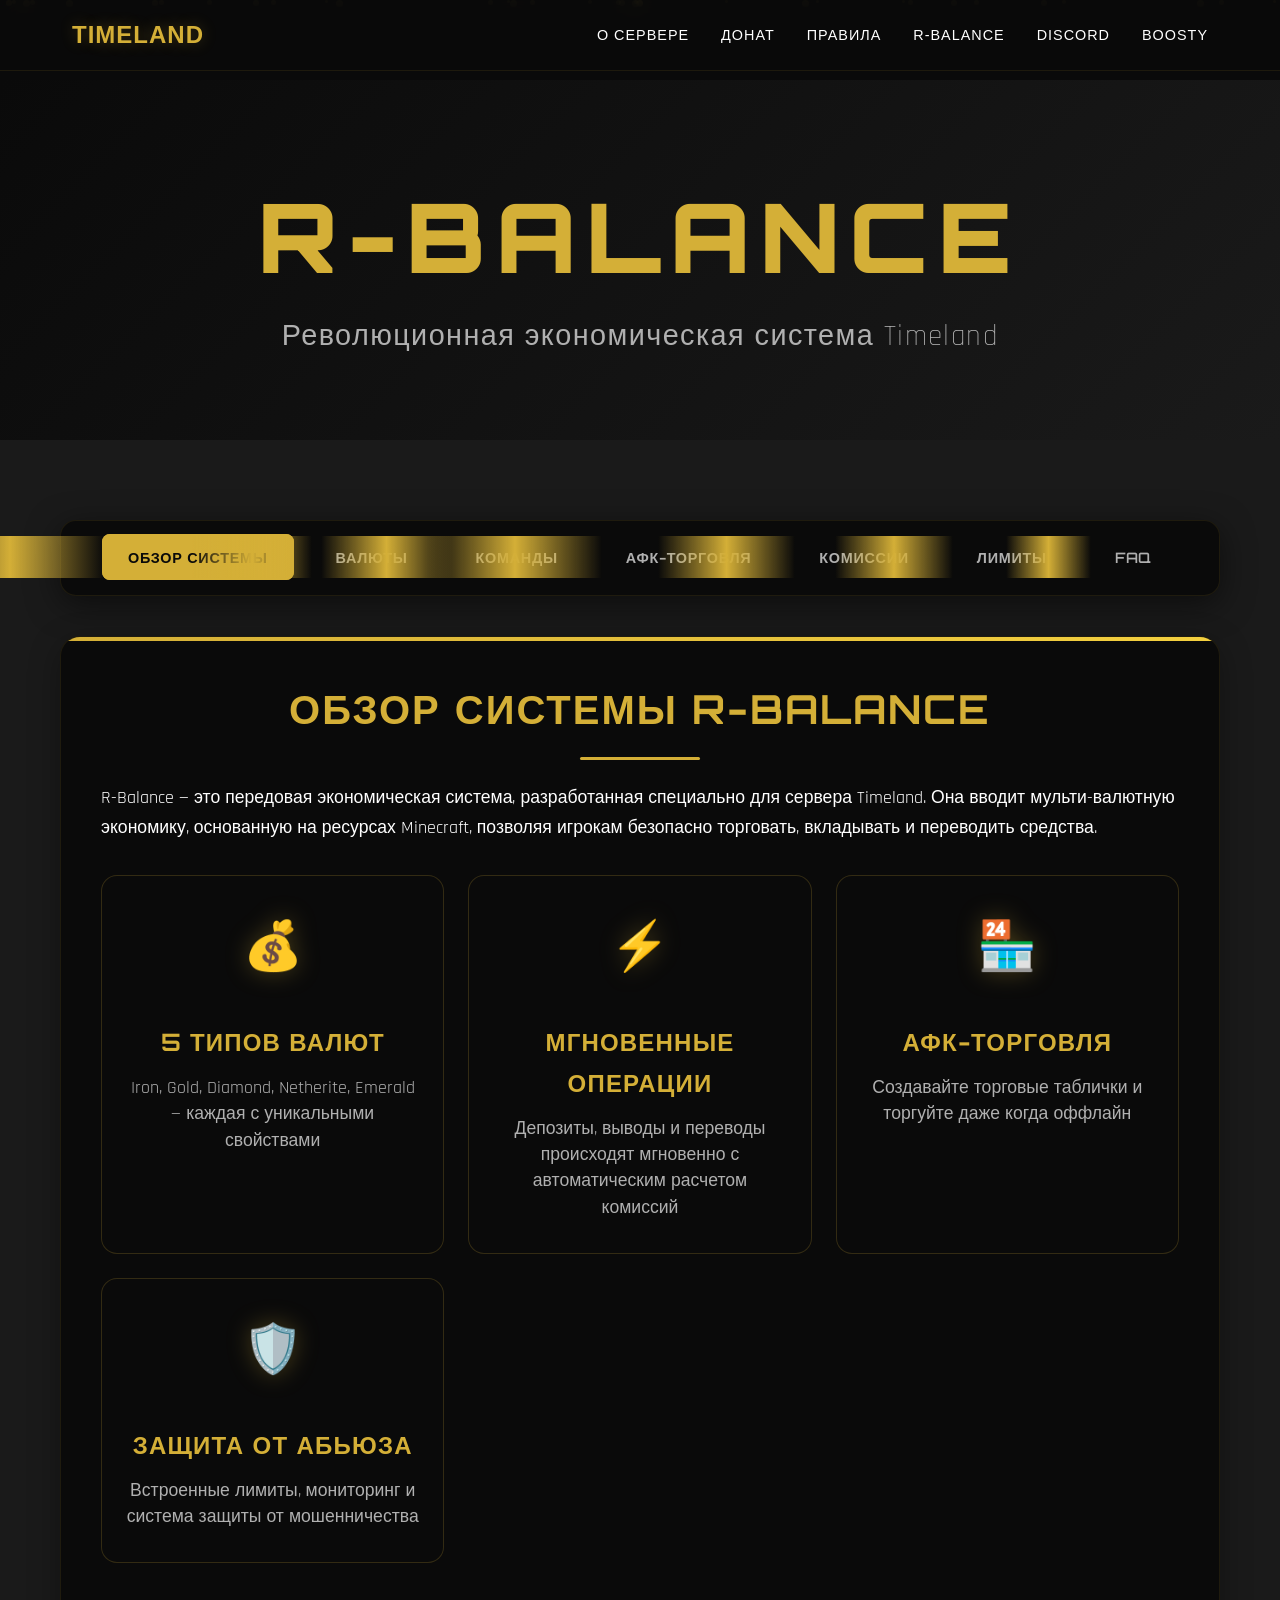
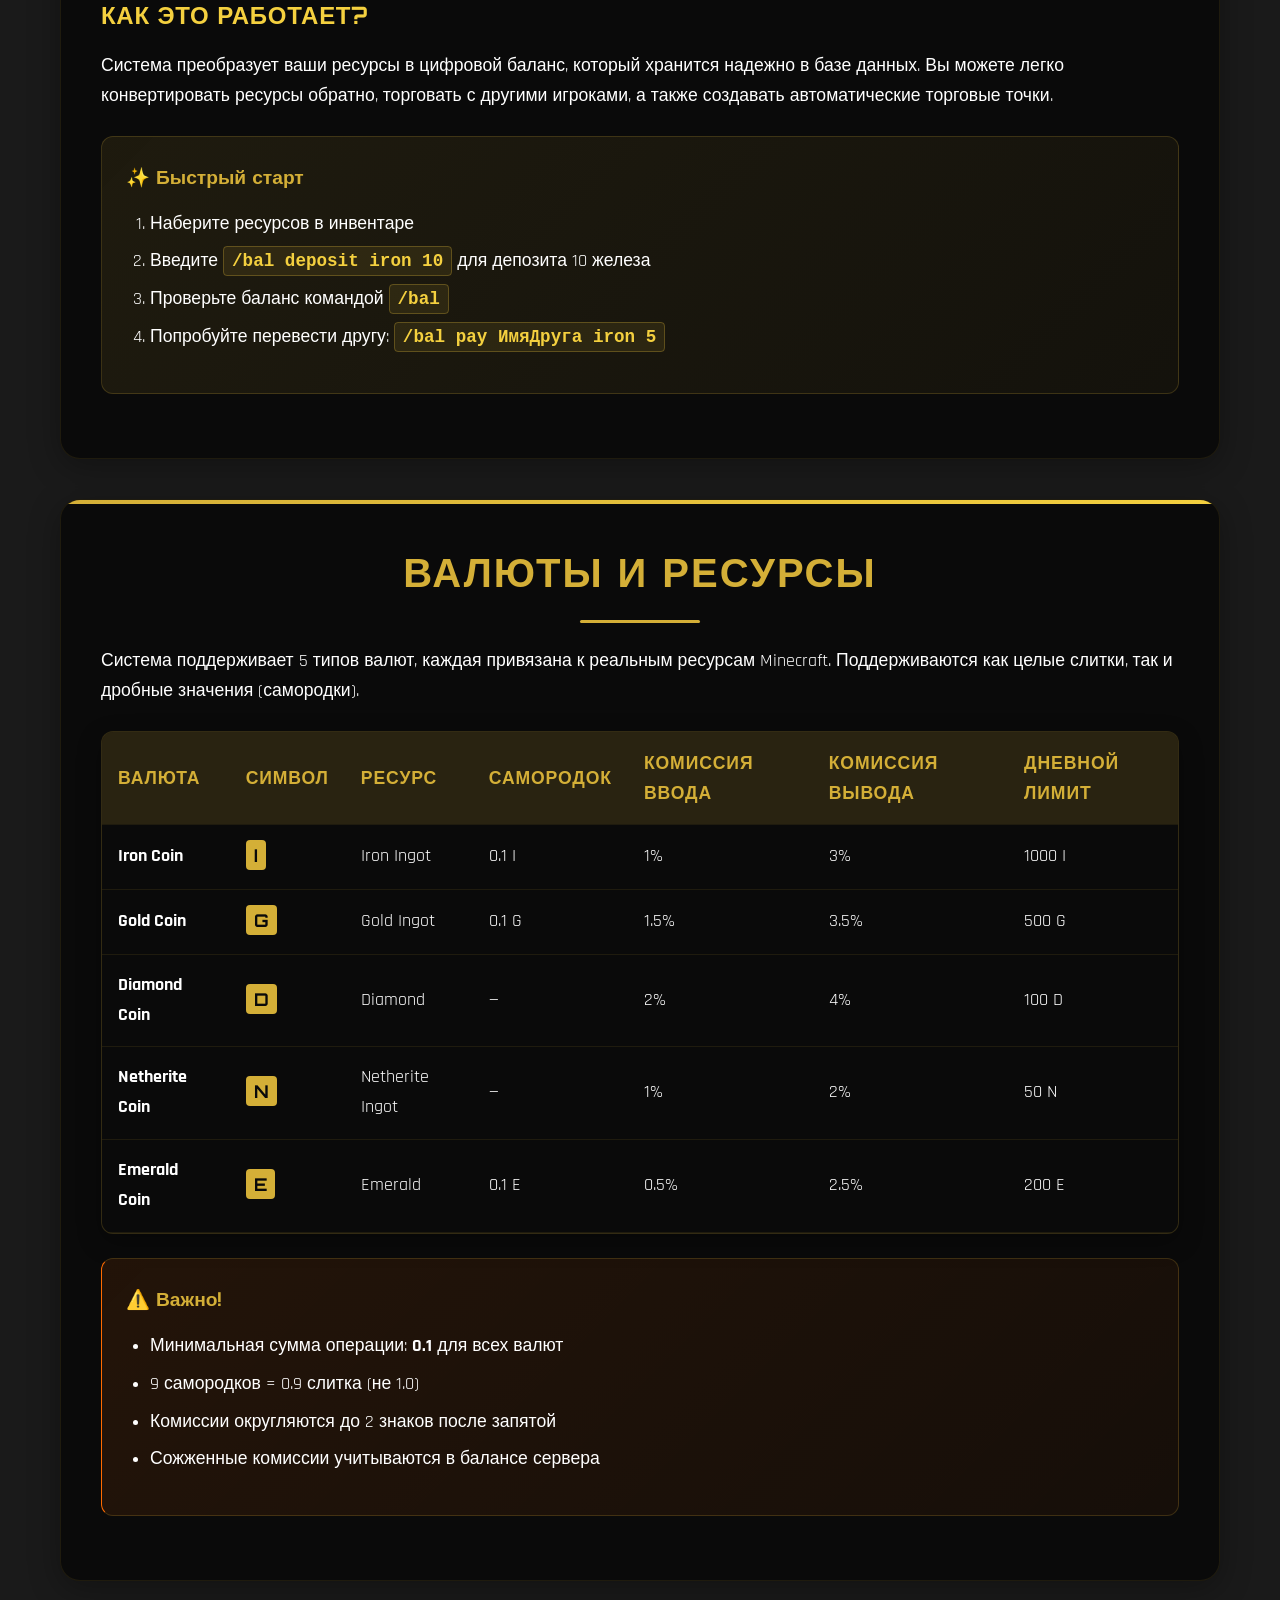
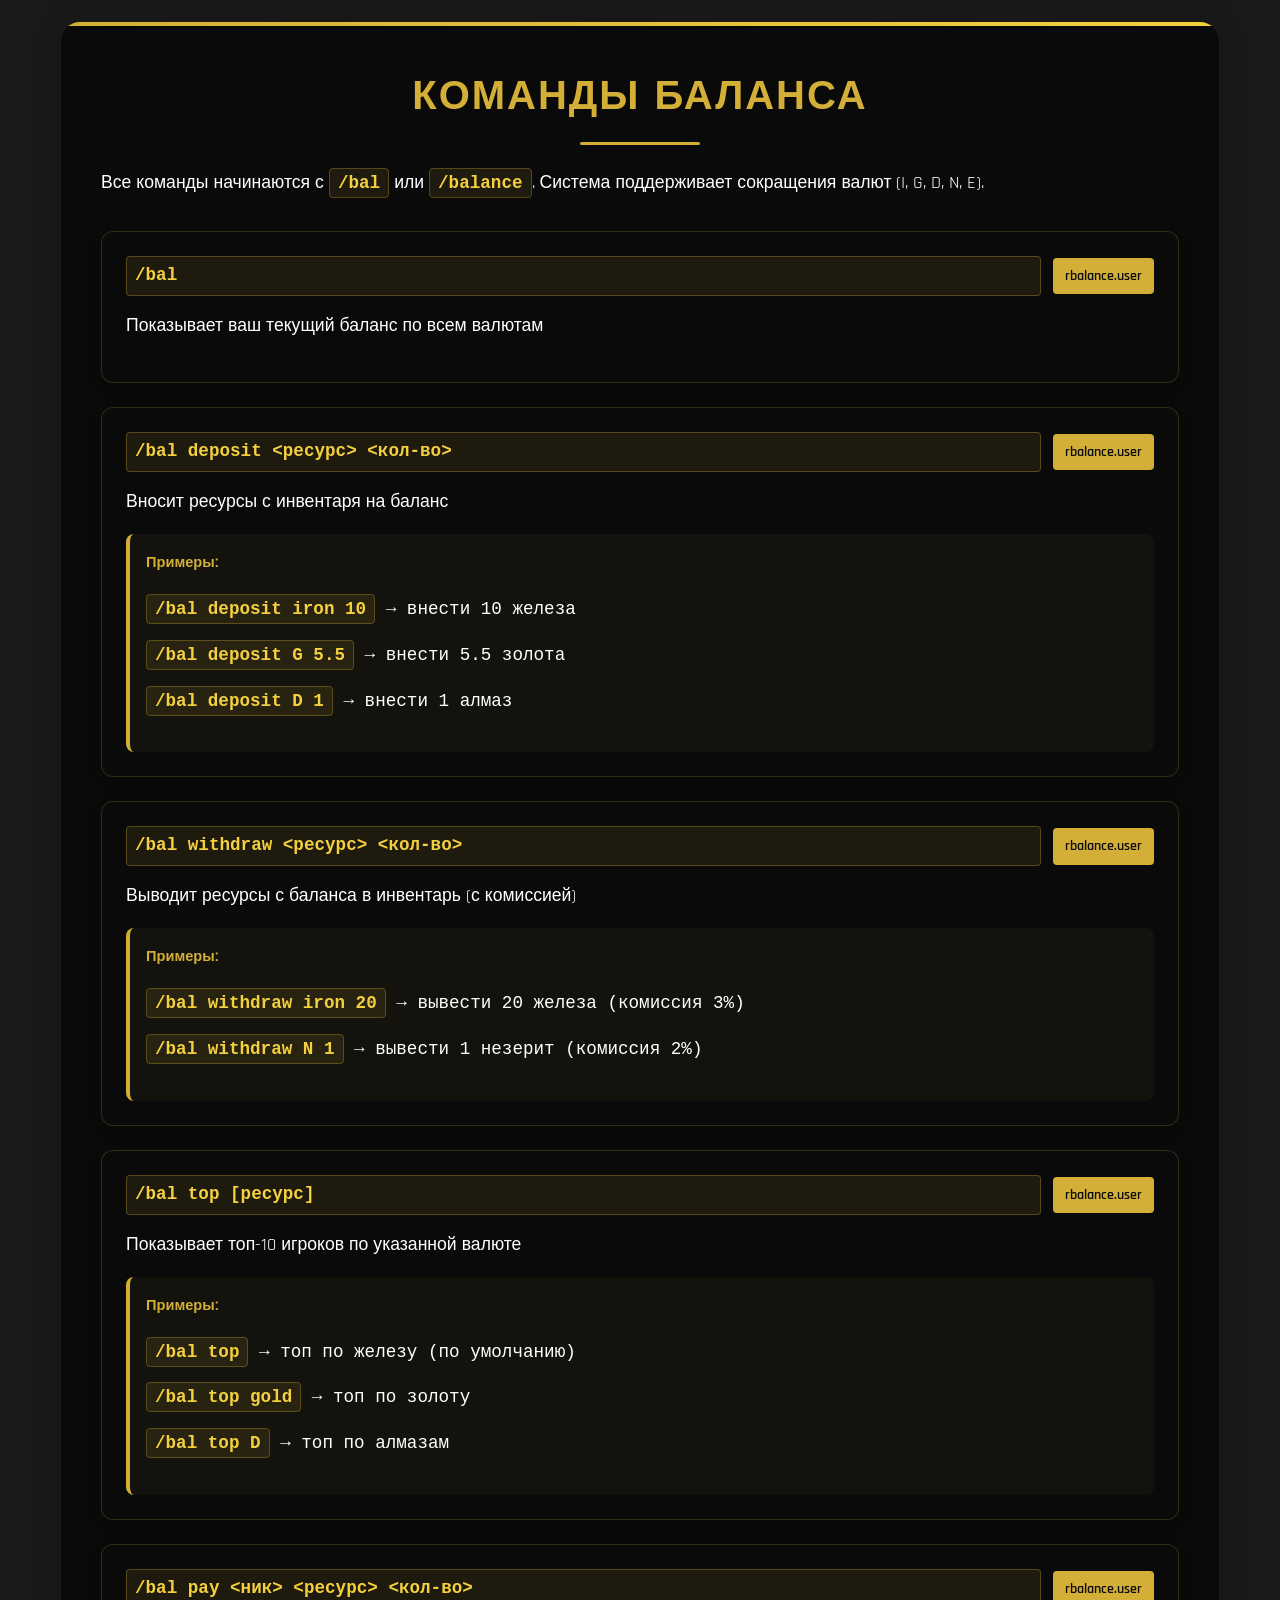
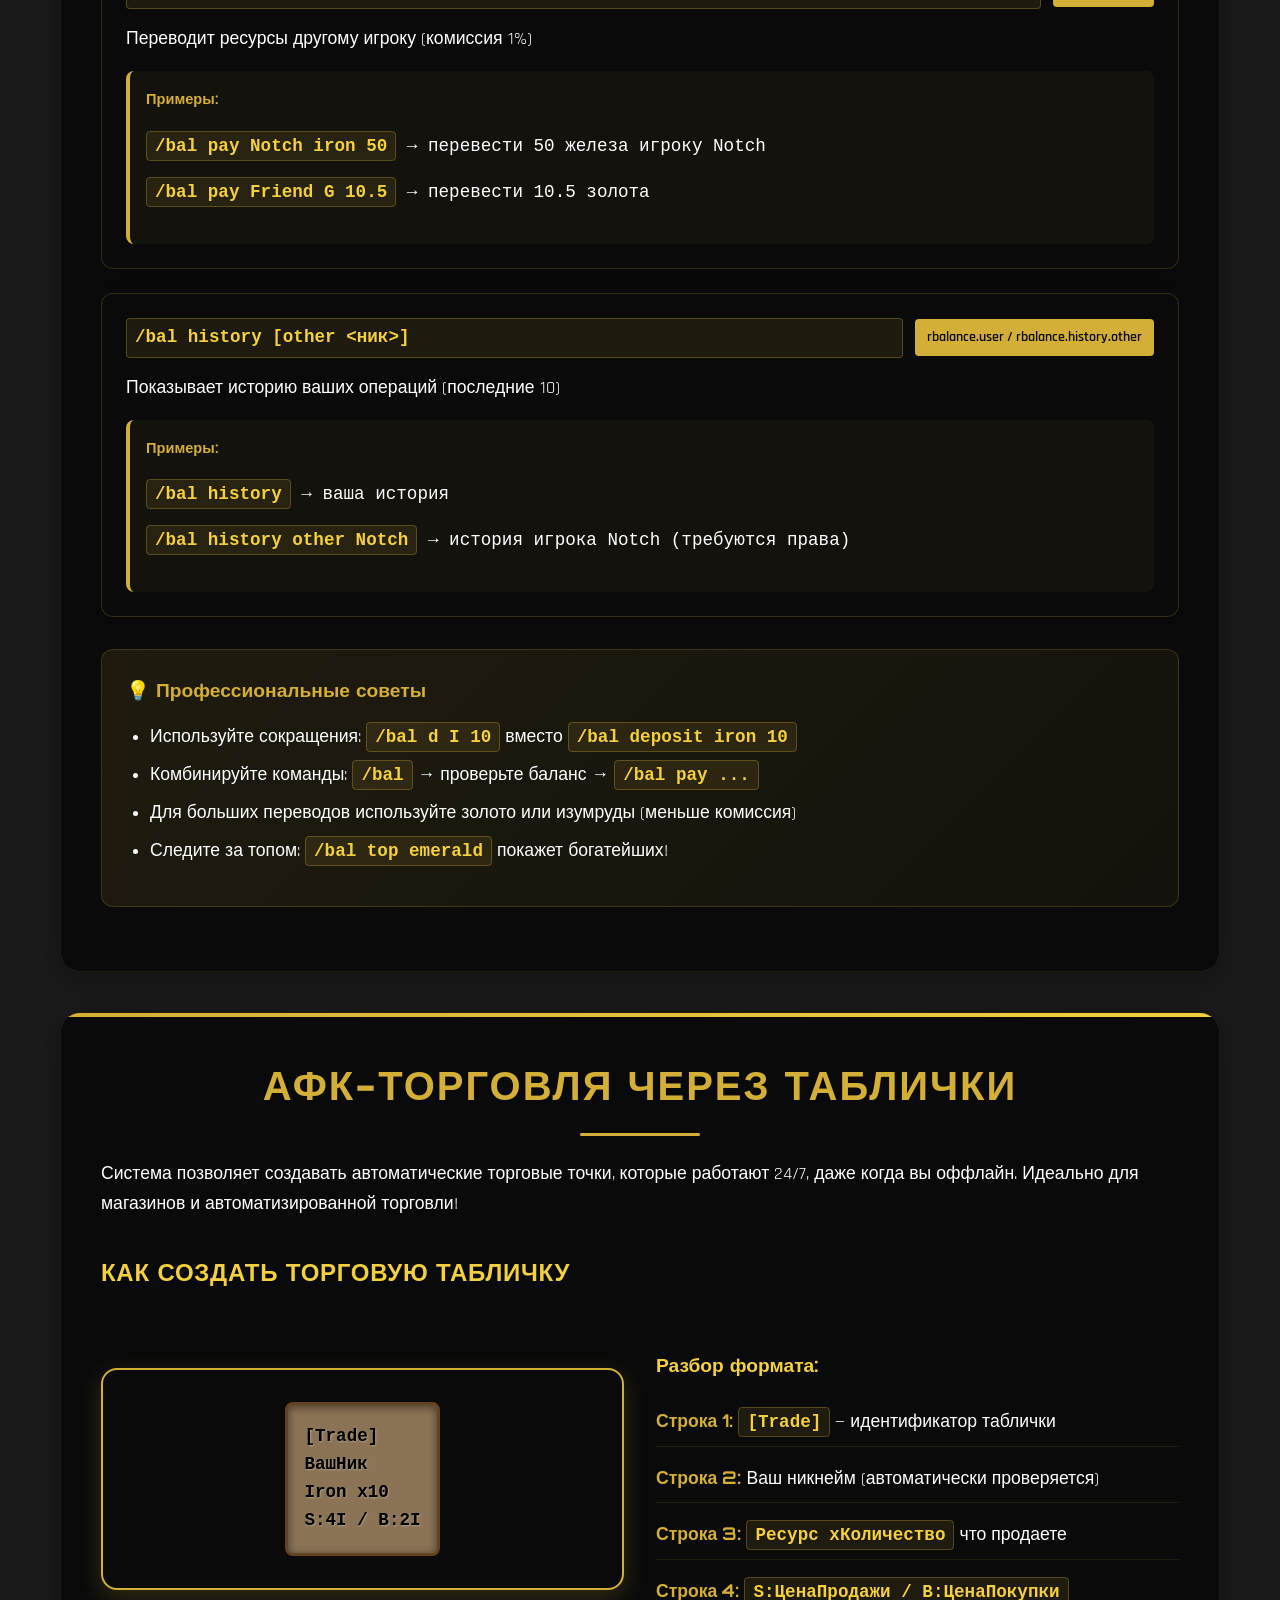
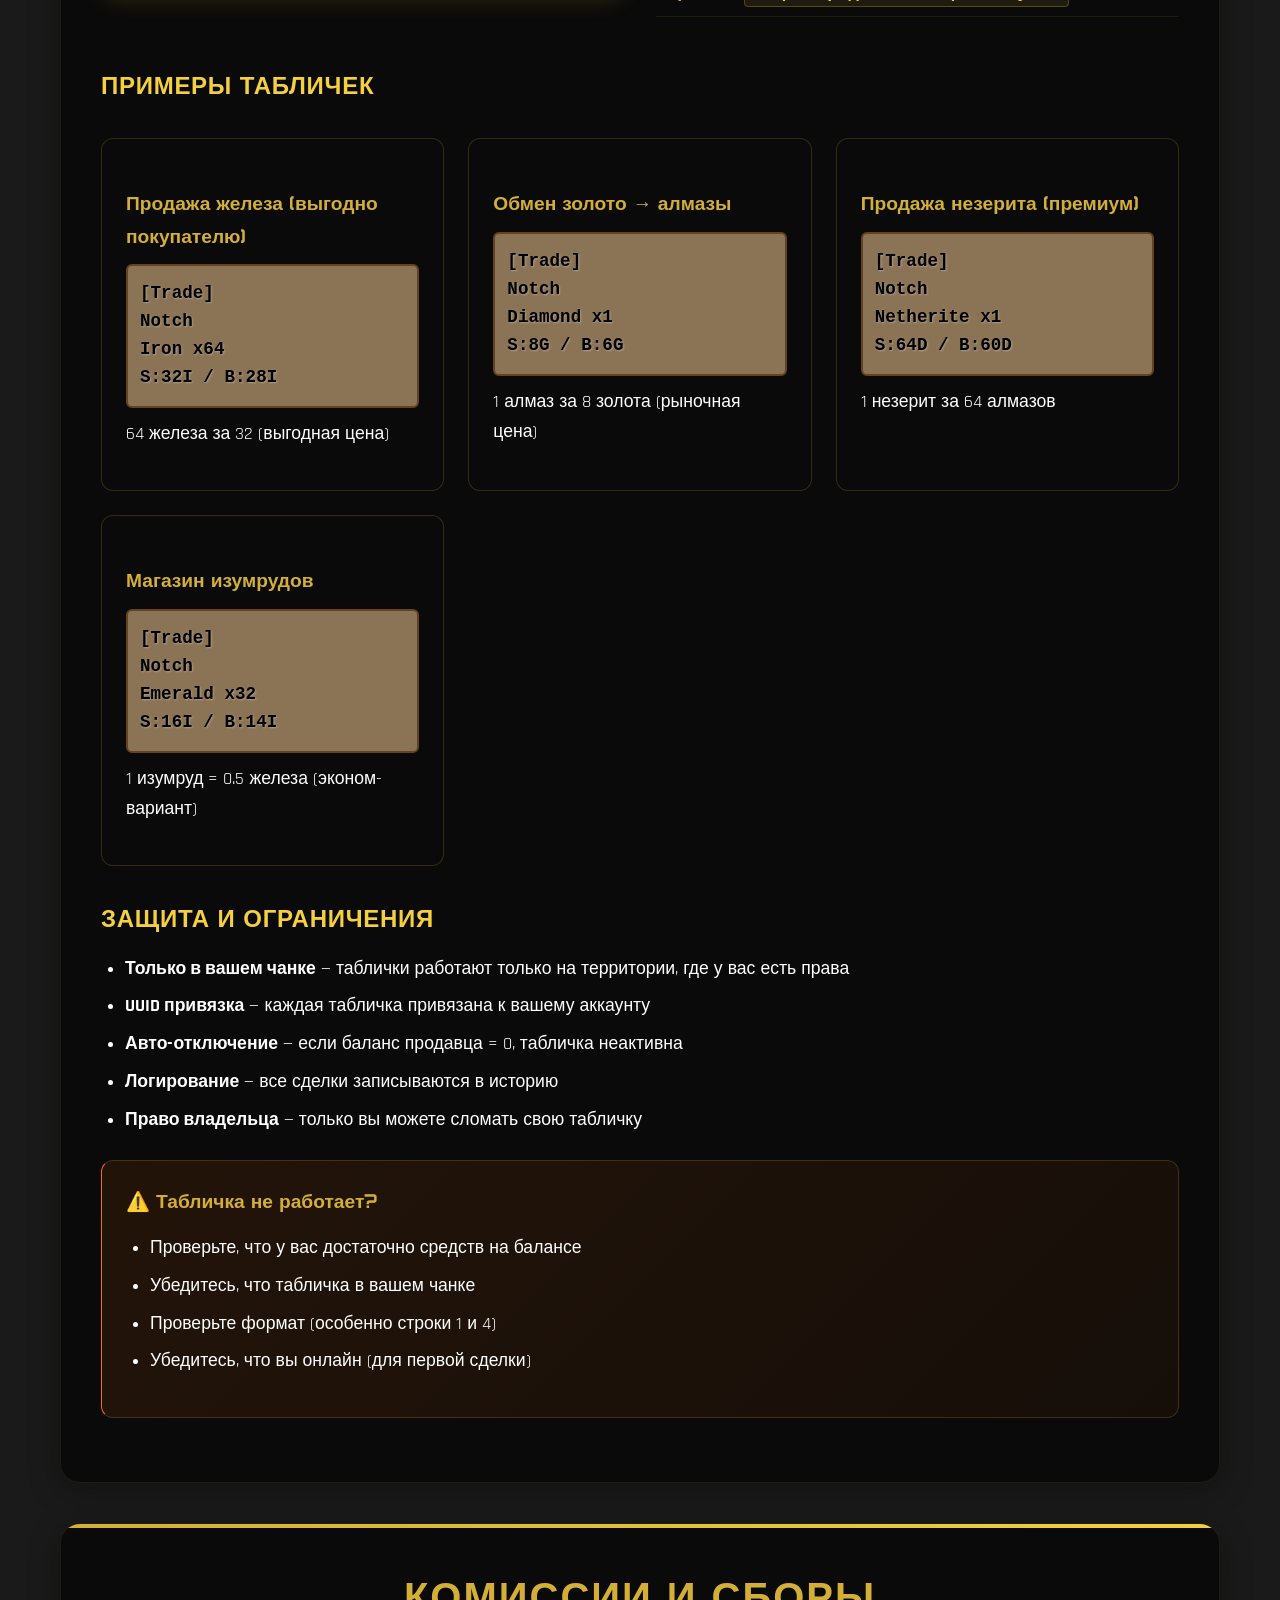
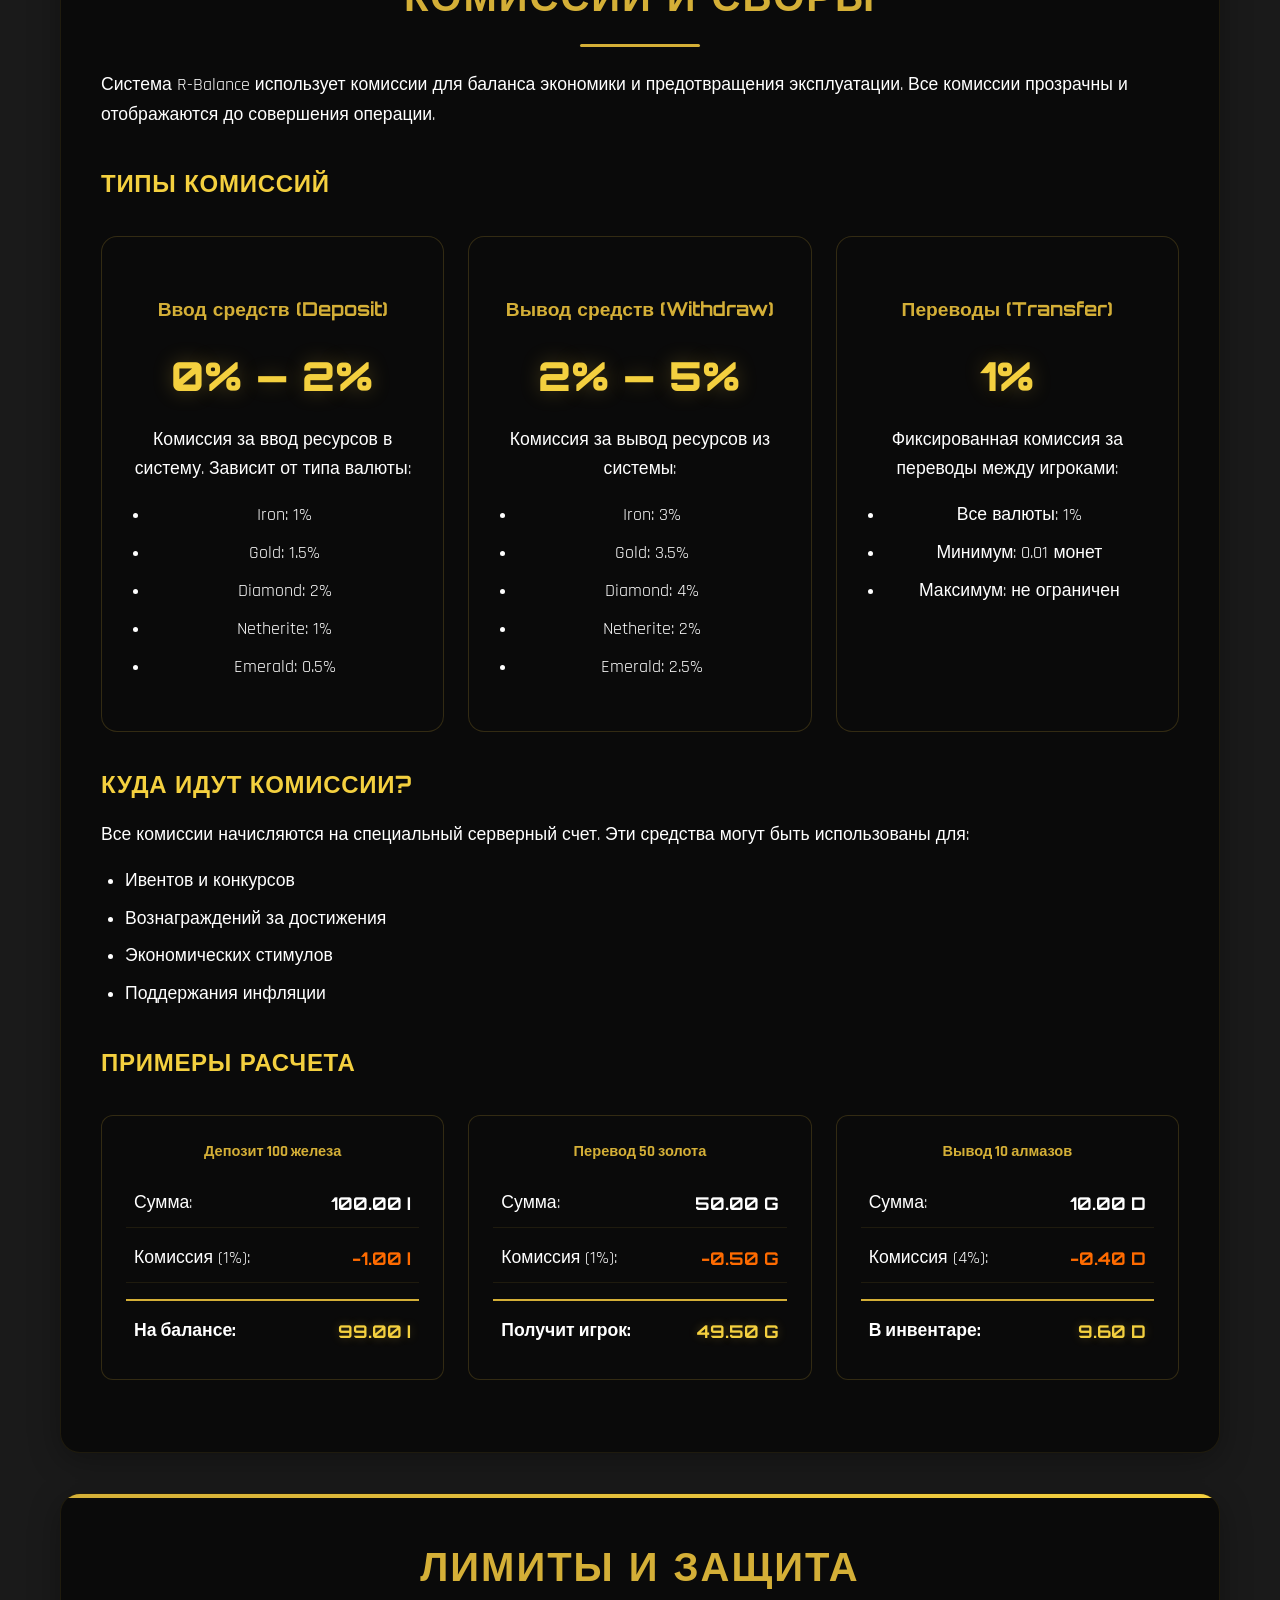
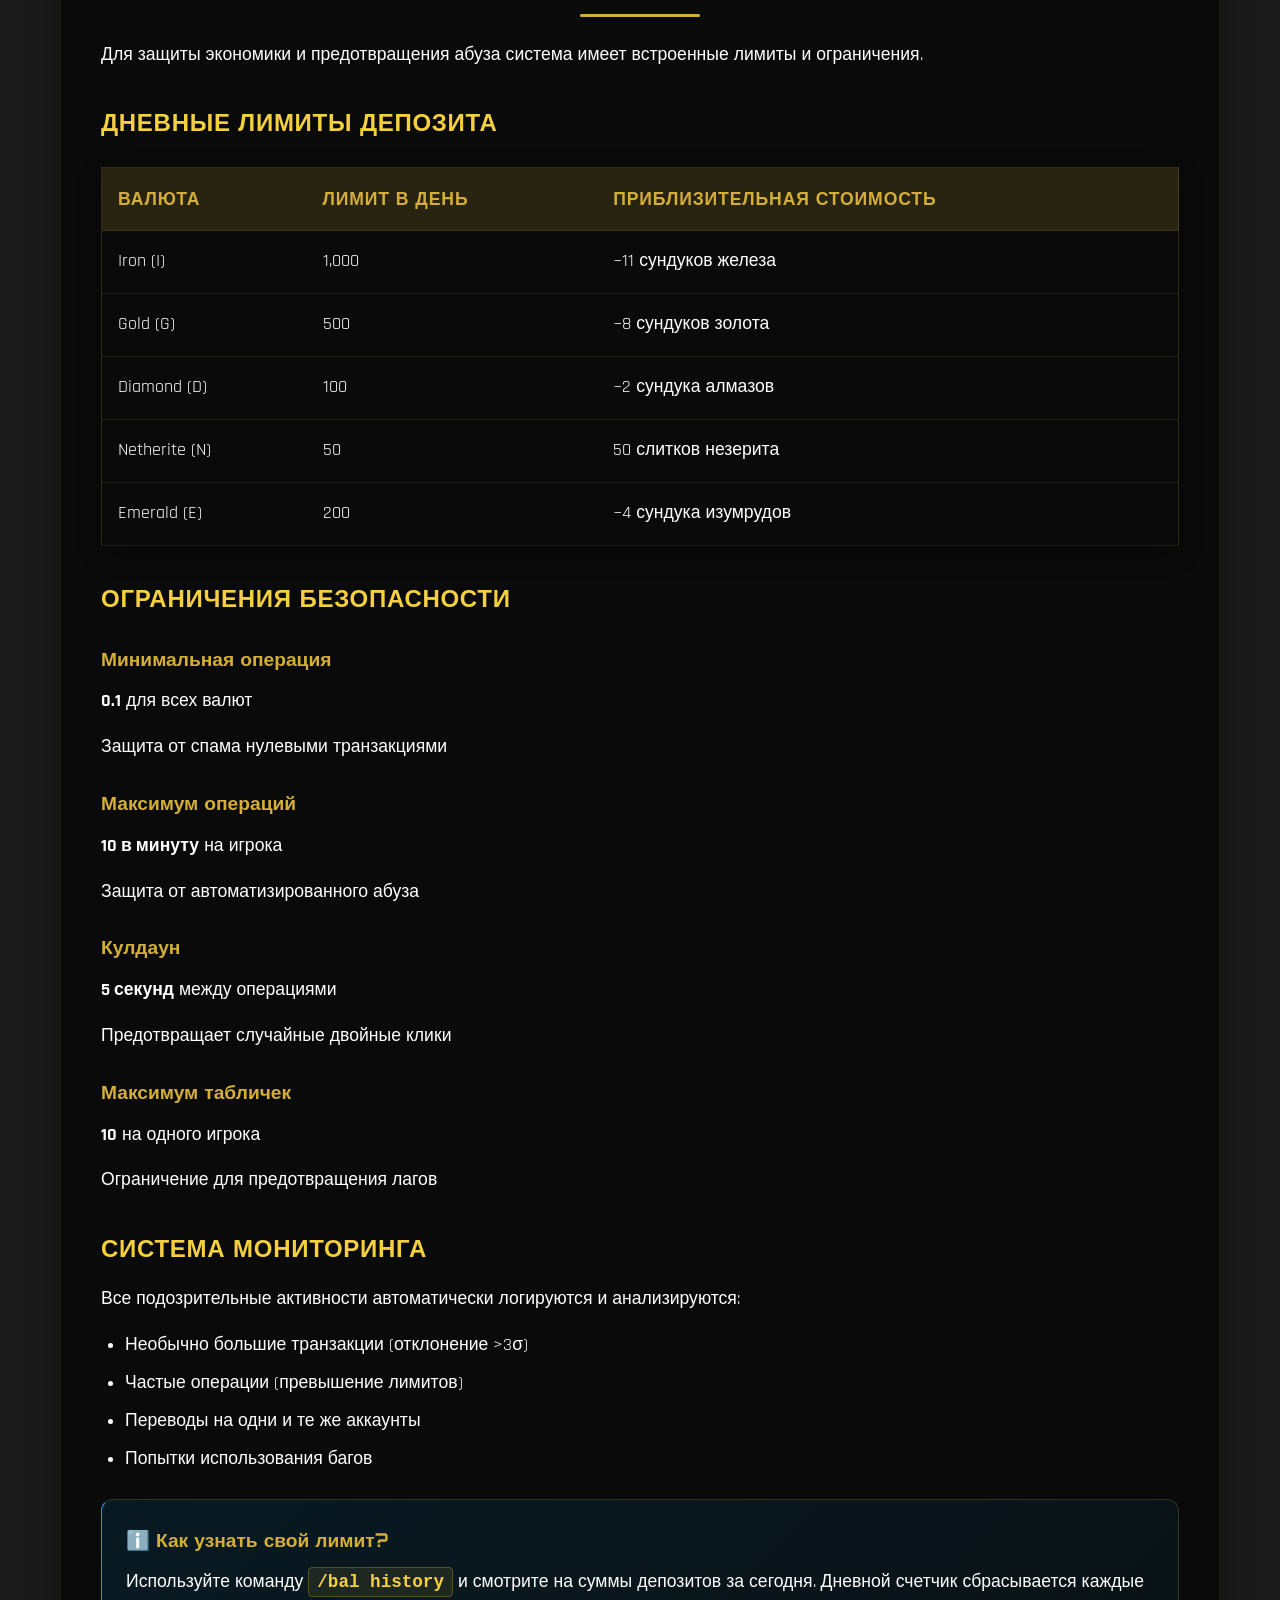
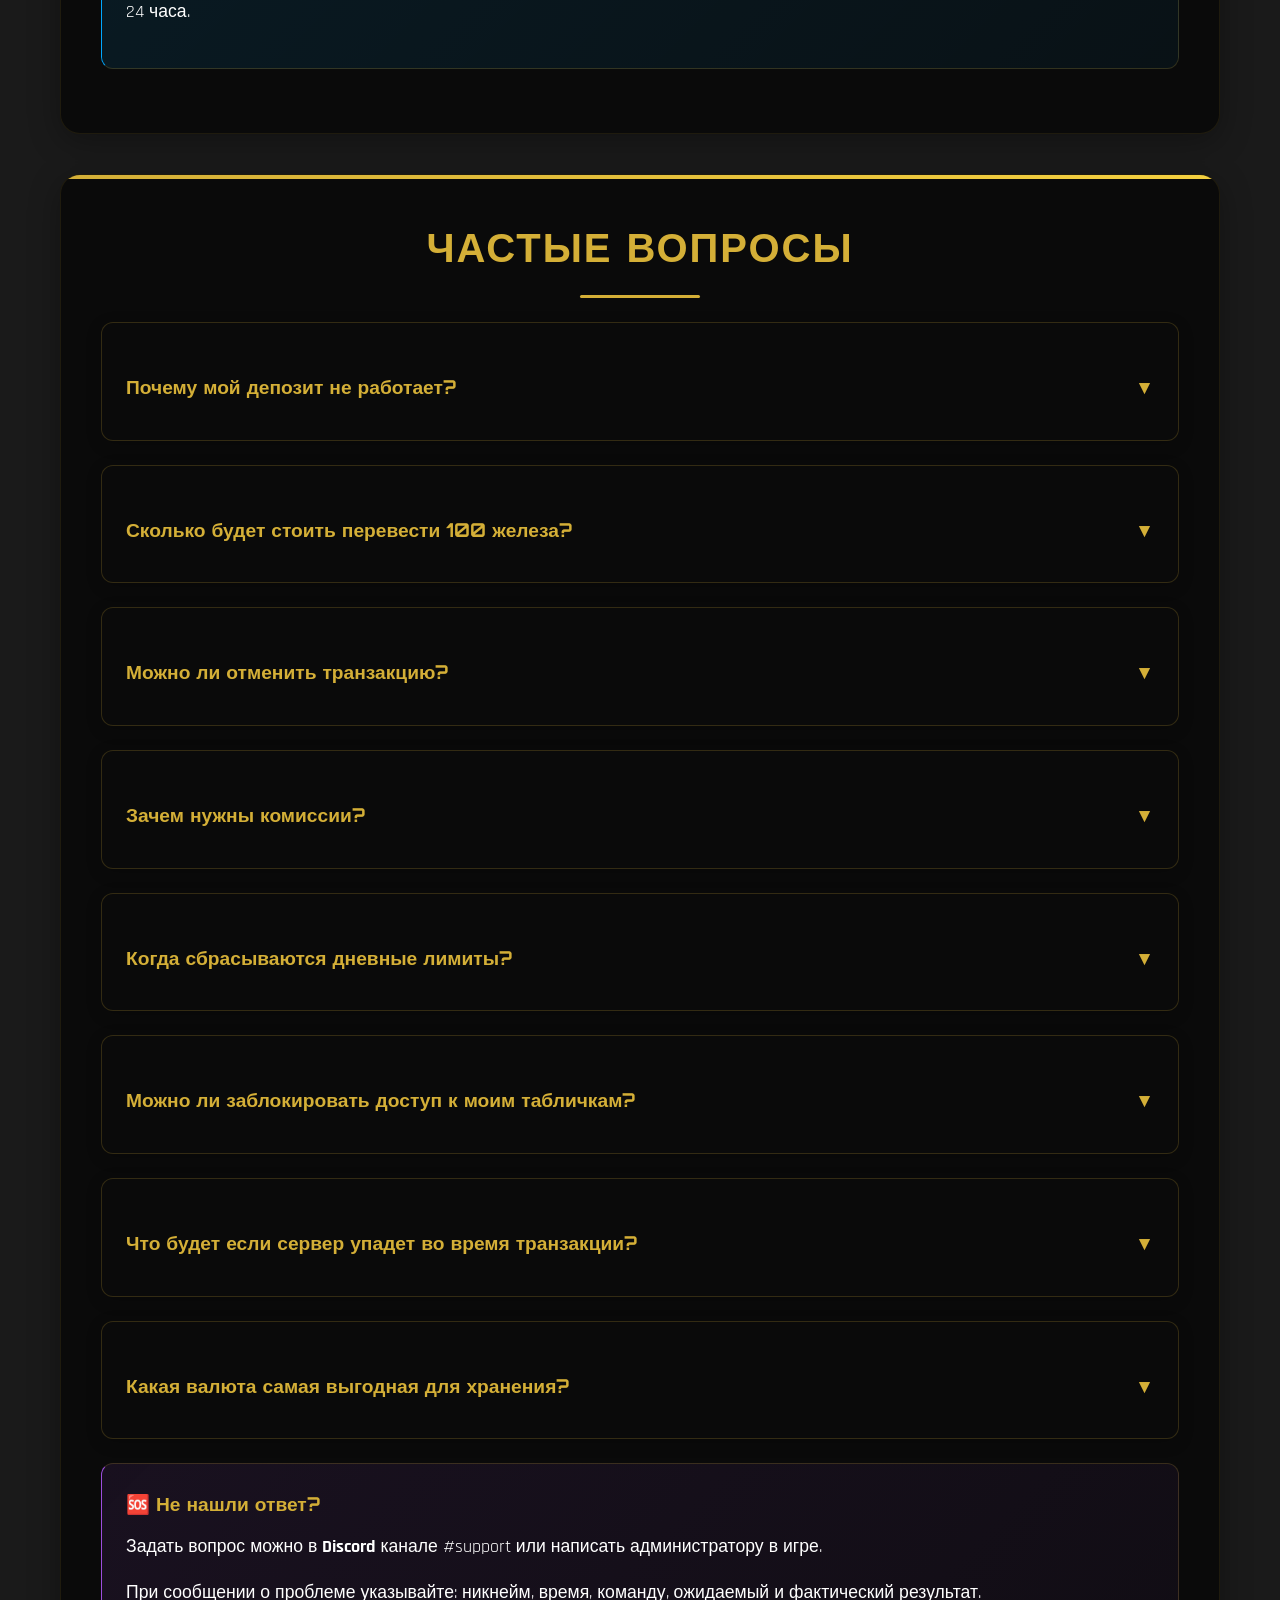
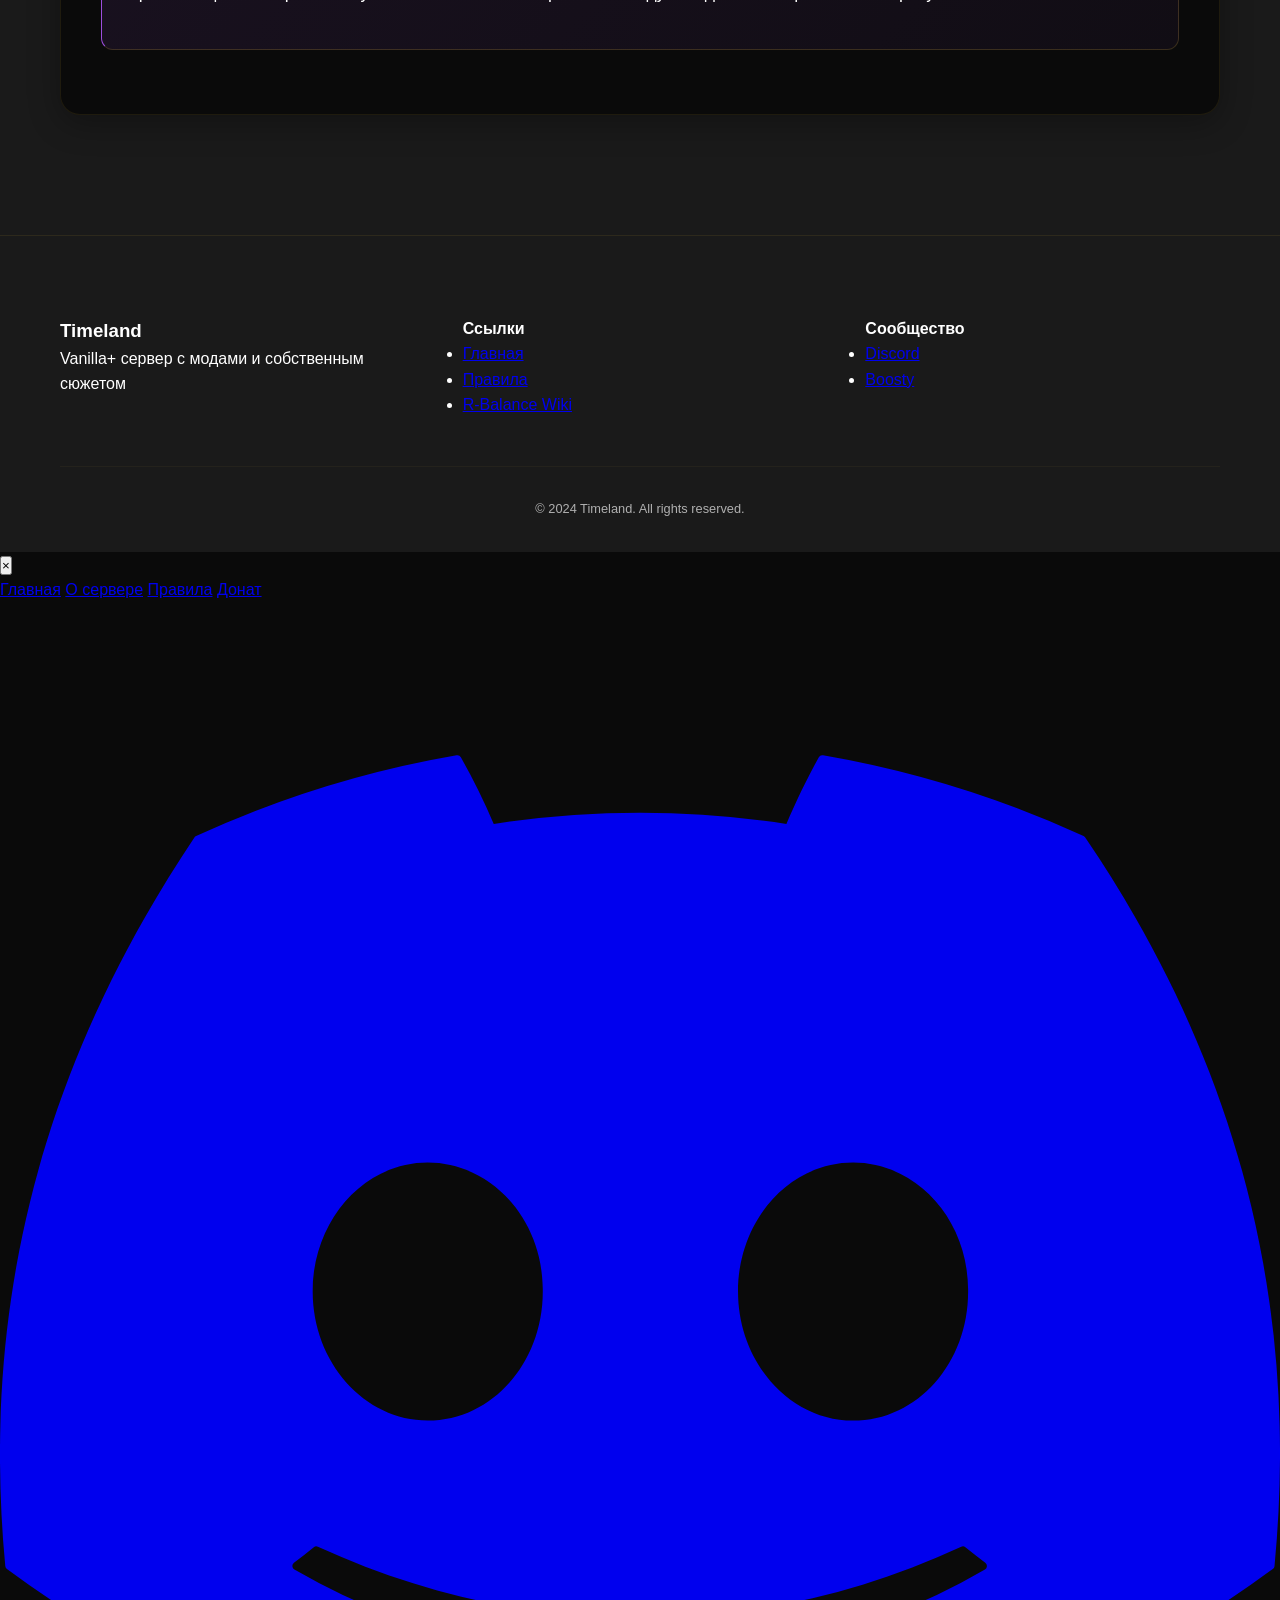
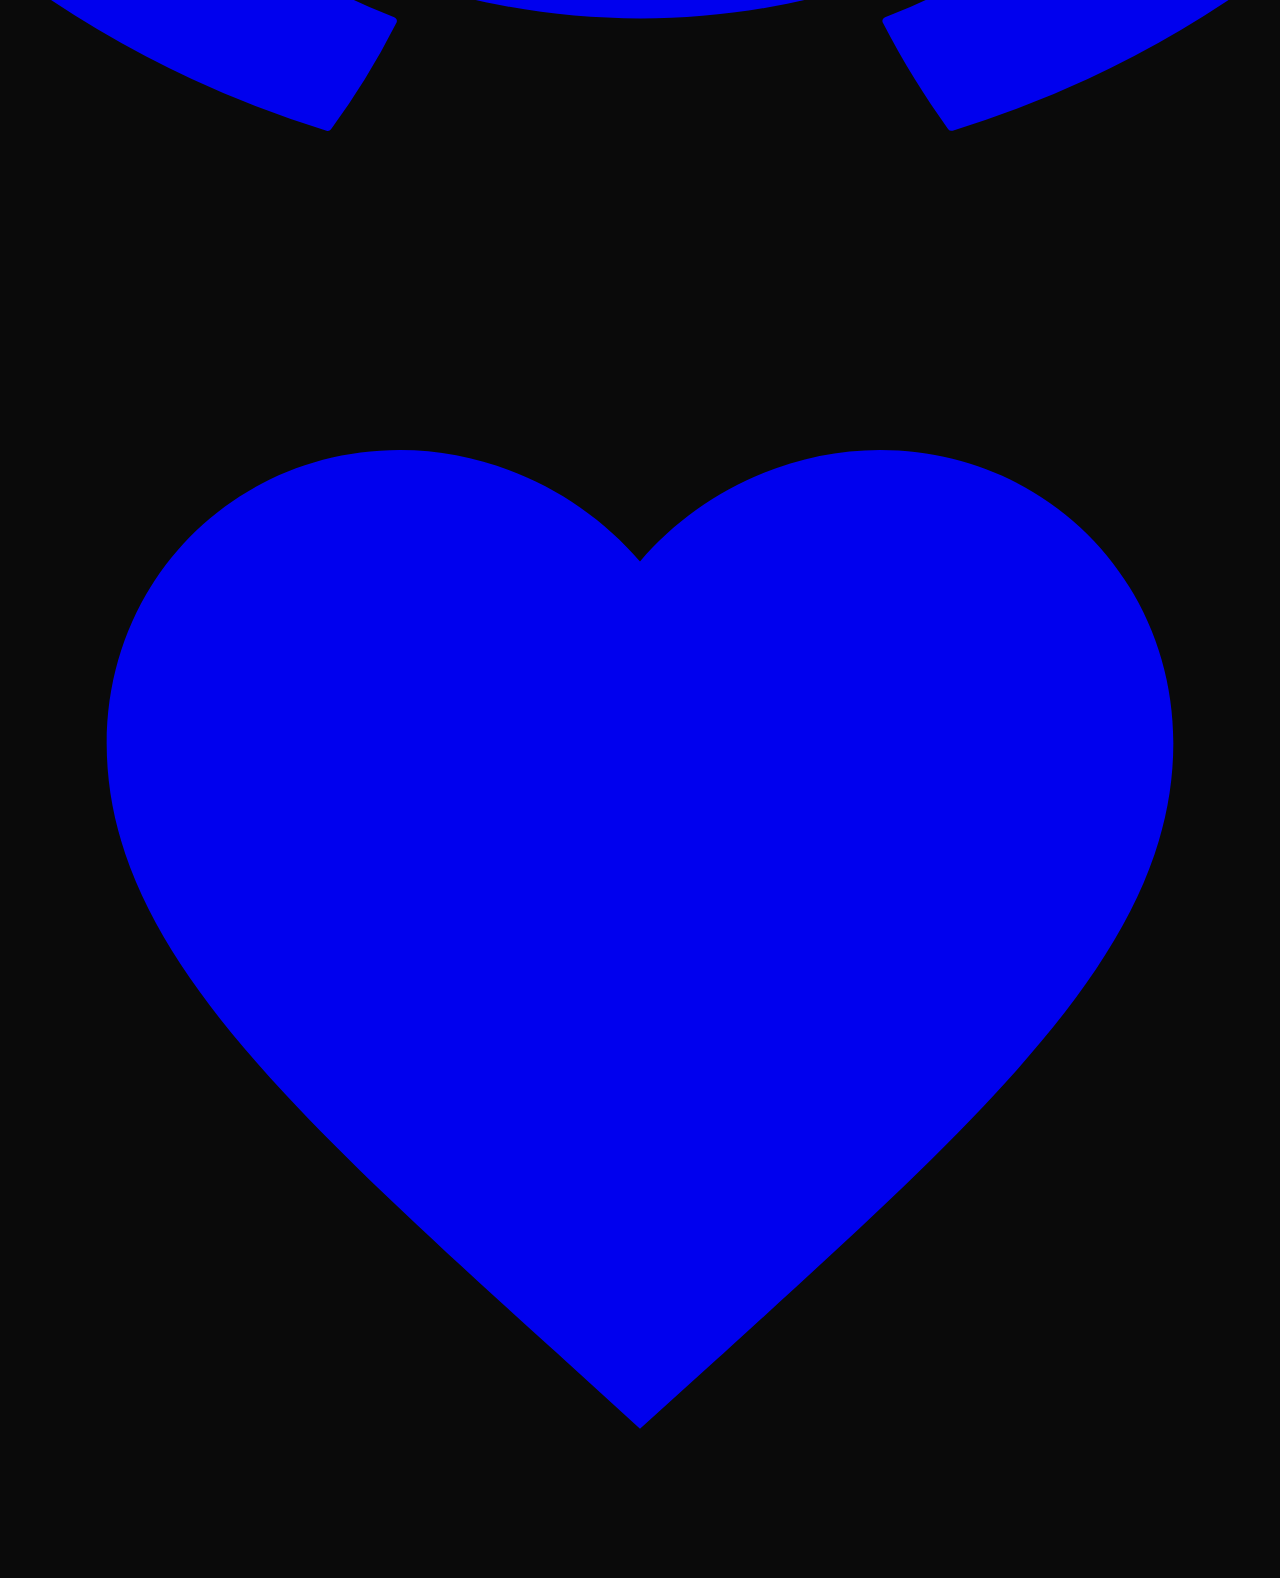
<file: rbalance-wiki.html>
<!DOCTYPE html>
<html lang="ru">
<head>
    <meta charset="UTF-8">
    <meta name="viewport" content="width=device-width, initial-scale=1.0">
    <meta name="description" content="R-Balance - экономическая система сервера Timeland">
    <title>R-Balance - Timeland Wiki</title>
    <link rel="preconnect" href="https://fonts.googleapis.com">
    <link rel="preconnect" href="https://fonts.gstatic.com" crossorigin>
    <link href="https://fonts.googleapis.com/css2?family=Orbitron:wght@400;700;900&family=Rajdhani:wght@300;400;600;700&display=swap" rel="stylesheet">
    <link rel="stylesheet" href="styles.css">
</head>
<body>
    <div class="particles" id="particles"></div>
    
    <header class="header">
        <nav class="nav">
            <div class="nav-logo">
                <span class="logo-text">TIMELAND</span>
            </div>
            <div class="nav-links">
                <a href="index.html#about" class="nav-link">О сервере</a>
                <a href="index.html#donate" class="nav-link">Донат</a>
                <a href="index.html#rules" class="nav-link">Правила</a>
                <a href="rbalance-wiki.html" class="nav-link active">R-Balance</a>
                <a href="https://discord.gg/2cwh6qDW" target="_blank" class="nav-link">Discord</a>
                <a href="https://boosty.to/timelanddev/" target="_blank" class="nav-link">Boosty</a>
            </div>
            <div class="hamburger" id="hamburger">
                <span></span>
                <span></span>
                <span></span>
            </div>
        </nav>
    </header>

    <main class="wiki-main">
        <section class="wiki-hero">
            <div class="hero-bg"></div>
            <div class="container">
                <h1 class="wiki-title" data-text="R-BALANCE">R-BALANCE</h1>
                <p class="wiki-subtitle">Революционная экономическая система Timeland</p>
            </div>
        </section>

        <section class="wiki-content">
            <div class="container">
                <nav class="wiki-nav">
                    <ul class="wiki-nav-list">
                        <li><a href="#overview" class="wiki-nav-link active">Обзор системы</a></li>
                        <li><a href="#currencies" class="wiki-nav-link">Валюты</a></li>
                        <li><a href="#commands" class="wiki-nav-link">Команды</a></li>
                        <li><a href="#trading" class="wiki-nav-link">АФК-торговля</a></li>
                        <li><a href="#commissions" class="wiki-nav-link">Комиссии</a></li>
                        <li><a href="#limits" class="wiki-nav-link">Лимиты</a></li>
                        <li><a href="#faq" class="wiki-nav-link">FAQ</a></li>
                    </ul>
                </nav>

                <div class="wiki-content-inner">
                    <section id="overview" class="wiki-section">
                        <h2 class="section-title">Обзор системы R-Balance</h2>
                        <div class="section-content">
                            <p>R-Balance — это передовая экономическая система, разработанная специально для сервера Timeland. Она вводит мульти-валютную экономику, основанную на ресурсах Minecraft, позволяя игрокам безопасно торговать, вкладывать и переводить средства.</p>
                            
                            <div class="feature-grid">
                                <div class="feature-card">
                                    <div class="feature-icon">💰</div>
                                    <h3>5 Типов валют</h3>
                                    <p>Iron, Gold, Diamond, Netherite, Emerald — каждая с уникальными свойствами</p>
                                </div>
                                <div class="feature-card">
                                    <div class="feature-icon">⚡</div>
                                    <h3>Мгновенные операции</h3>
                                    <p>Депозиты, выводы и переводы происходят мгновенно с автоматическим расчетом комиссий</p>
                                </div>
                                <div class="feature-card">
                                    <div class="feature-icon">🏪</div>
                                    <h3>АФК-торговля</h3>
                                    <p>Создавайте торговые таблички и торгуйте даже когда оффлайн</p>
                                </div>
                                <div class="feature-card">
                                    <div class="feature-icon">🛡️</div>
                                    <h3>Защита от абьюза</h3>
                                    <p>Встроенные лимиты, мониторинг и система защиты от мошенничества</p>
                                </div>
                            </div>

                            <h3>Как это работает?</h3>
                            <p>Система преобразует ваши ресурсы в цифровой баланс, который хранится надежно в базе данных. Вы можете легко конвертировать ресурсы обратно, торговать с другими игроками, а также создавать автоматические торговые точки.</p>
                            
                            <div class="info-box">
                                <h4>✨ Быстрый старт</h4>
                                <ol>
                                    <li>Наберите ресурсов в инвентаре</li>
                                    <li>Введите <code>/bal deposit iron 10</code> для депозита 10 железа</li>
                                    <li>Проверьте баланс командой <code>/bal</code></li>
                                    <li>Попробуйте перевести другу: <code>/bal pay ИмяДруга iron 5</code></li>
                                </ol>
                            </div>
                        </div>
                    </section>

                    <section id="currencies" class="wiki-section">
                        <h2 class="section-title">Валюты и ресурсы</h2>
                        <div class="section-content">
                            <p>Система поддерживает 5 типов валют, каждая привязана к реальным ресурсам Minecraft. Поддерживаются как целые слитки, так и дробные значения (самородки).</p>

                            <div class="currency-table-container">
                                <table class="currency-table">
                                    <thead>
                                        <tr>
                                            <th>Валюта</th>
                                            <th>Символ</th>
                                            <th>Ресурс</th>
                                            <th>Самородок</th>
                                            <th>Комиссия ввода</th>
                                            <th>Комиссия вывода</th>
                                            <th>Дневной лимит</th>
                                        </tr>
                                    </thead>
                                    <tbody>
                                        <tr>
                                            <td><strong>Iron Coin</strong></td>
                                            <td><span class="currency-symbol">I</span></td>
                                            <td>Iron Ingot</td>
                                            <td>0.1 I</td>
                                            <td>1%</td>
                                            <td>3%</td>
                                            <td>1000 I</td>
                                        </tr>
                                        <tr>
                                            <td><strong>Gold Coin</strong></td>
                                            <td><span class="currency-symbol">G</span></td>
                                            <td>Gold Ingot</td>
                                            <td>0.1 G</td>
                                            <td>1.5%</td>
                                            <td>3.5%</td>
                                            <td>500 G</td>
                                        </tr>
                                        <tr>
                                            <td><strong>Diamond Coin</strong></td>
                                            <td><span class="currency-symbol">D</span></td>
                                            <td>Diamond</td>
                                            <td>—</td>
                                            <td>2%</td>
                                            <td>4%</td>
                                            <td>100 D</td>
                                        </tr>
                                        <tr>
                                            <td><strong>Netherite Coin</strong></td>
                                            <td><span class="currency-symbol">N</span></td>
                                            <td>Netherite Ingot</td>
                                            <td>—</td>
                                            <td>1%</td>
                                            <td>2%</td>
                                            <td>50 N</td>
                                        </tr>
                                        <tr>
                                            <td><strong>Emerald Coin</strong></td>
                                            <td><span class="currency-symbol">E</span></td>
                                            <td>Emerald</td>
                                            <td>0.1 E</td>
                                            <td>0.5%</td>
                                            <td>2.5%</td>
                                            <td>200 E</td>
                                        </tr>
                                    </tbody>
                                </table>
                            </div>

                            <div class="info-box warning">
                                <h4>⚠️ Важно!</h4>
                                <ul>
                                    <li>Минимальная сумма операции: <strong>0.1</strong> для всех валют</li>
                                    <li>9 самородков = 0.9 слитка (не 1.0)</li>
                                    <li>Комиссии округляются до 2 знаков после запятой</li>
                                    <li>Сожженные комиссии учитываются в балансе сервера</li>
                                </ul>
                            </div>
                        </div>
                    </section>

                    <section id="commands" class="wiki-section">
                        <h2 class="section-title">Команды баланса</h2>
                        <div class="section-content">
                            <p>Все команды начинаются с <code>/bal</code> или <code>/balance</code>. Система поддерживает сокращения валют (I, G, D, N, E).</p>

                            <div class="command-list">
                                <div class="command-item">
                                    <div class="command-header">
                                        <code class="command">/bal</code>
                                        <span class="permission">rbalance.user</span>
                                    </div>
                                    <p class="description">Показывает ваш текущий баланс по всем валютам</p>
                                </div>

                                <div class="command-item">
                                    <div class="command-header">
                                        <code class="command">/bal deposit &lt;ресурс&gt; &lt;кол-во&gt;</code>
                                        <span class="permission">rbalance.user</span>
                                    </div>
                                    <p class="description">Вносит ресурсы с инвентаря на баланс</p>
                                    <div class="examples">
                                        <h5>Примеры:</h5>
                                        <ul>
                                            <li><code>/bal deposit iron 10</code> → внести 10 железа</li>
                                            <li><code>/bal deposit G 5.5</code> → внести 5.5 золота</li>
                                            <li><code>/bal deposit D 1</code> → внести 1 алмаз</li>
                                        </ul>
                                    </div>
                                </div>

                                <div class="command-item">
                                    <div class="command-header">
                                        <code class="command">/bal withdraw &lt;ресурс&gt; &lt;кол-во&gt;</code>
                                        <span class="permission">rbalance.user</span>
                                    </div>
                                    <p class="description">Выводит ресурсы с баланса в инвентарь (с комиссией)</p>
                                    <div class="examples">
                                        <h5>Примеры:</h5>
                                        <ul>
                                            <li><code>/bal withdraw iron 20</code> → вывести 20 железа (комиссия 3%)</li>
                                            <li><code>/bal withdraw N 1</code> → вывести 1 незерит (комиссия 2%)</li>
                                        </ul>
                                    </div>
                                </div>

                                <div class="command-item">
                                    <div class="command-header">
                                        <code class="command">/bal top [ресурс]</code>
                                        <span class="permission">rbalance.user</span>
                                    </div>
                                    <p class="description">Показывает топ-10 игроков по указанной валюте</p>
                                    <div class="examples">
                                        <h5>Примеры:</h5>
                                        <ul>
                                            <li><code>/bal top</code> → топ по железу (по умолчанию)</li>
                                            <li><code>/bal top gold</code> → топ по золоту</li>
                                            <li><code>/bal top D</code> → топ по алмазам</li>
                                        </ul>
                                    </div>
                                </div>

                                <div class="command-item">
                                    <div class="command-header">
                                        <code class="command">/bal pay &lt;ник&gt; &lt;ресурс&gt; &lt;кол-во&gt;</code>
                                        <span class="permission">rbalance.user</span>
                                    </div>
                                    <p class="description">Переводит ресурсы другому игроку (комиссия 1%)</p>
                                    <div class="examples">
                                        <h5>Примеры:</h5>
                                        <ul>
                                            <li><code>/bal pay Notch iron 50</code> → перевести 50 железа игроку Notch</li>
                                            <li><code>/bal pay Friend G 10.5</code> → перевести 10.5 золота</li>
                                        </ul>
                                    </div>
                                </div>

                                <div class="command-item">
                                    <div class="command-header">
                                        <code class="command">/bal history [other &lt;ник&gt;]</code>
                                        <span class="permission">rbalance.user / rbalance.history.other</span>
                                    </div>
                                    <p class="description">Показывает историю ваших операций (последние 10)</p>
                                    <div class="examples">
                                        <h5>Примеры:</h5>
                                        <ul>
                                            <li><code>/bal history</code> → ваша история</li>
                                            <li><code>/bal history other Notch</code> → история игрока Notch (требуются права)</li>
                                        </ul>
                                    </div>
                                </div>
                            </div>

                            <div class="info-box">
                                <h4>💡 Профессиональные советы</h4>
                                <ul>
                                    <li>Используйте сокращения: <code>/bal d I 10</code> вместо <code>/bal deposit iron 10</code></li>
                                    <li>Комбинируйте команды: <code>/bal</code> → проверьте баланс → <code>/bal pay ...</code></li>
                                    <li>Для больших переводов используйте золото или изумруды (меньше комиссия)</li>
                                    <li>Следите за топом: <code>/bal top emerald</code> покажет богатейших!</li>
                                </ul>
                            </div>
                        </div>
                    </section>

                    <section id="trading" class="wiki-section">
                        <h2 class="section-title">АФК-торговля через таблички</h2>
                        <div class="section-content">
                            <p>Система позволяет создавать автоматические торговые точки, которые работают 24/7, даже когда вы оффлайн. Идеально для магазинов и автоматизированной торговли!</p>

                            <h3>Как создать торговую табличку</h3>
                            <div class="sign-tutorial">
                                <div class="sign-preview">
                                    <div class="sign-lines">
                                        <div class="sign-line">[Trade]</div>
                                        <div class="sign-line">ВашНик</div>
                                        <div class="sign-line">Iron x10</div>
                                        <div class="sign-line">S:4I / B:2I</div>
                                    </div>
                                </div>
                                <div class="sign-explanation">
                                    <h4>Разбор формата:</h4>
                                    <ul>
                                        <li><strong>Строка 1:</strong> <code>[Trade]</code> — идентификатор таблички</li>
                                        <li><strong>Строка 2:</strong> Ваш никнейм (автоматически проверяется)</li>
                                        <li><strong>Строка 3:</strong> <code>Ресурс xКоличество</code> что продаете</li>
                                        <li><strong>Строка 4:</strong> <code>S:ЦенаПродажи / B:ЦенаПокупки</code></li>
                                    </ul>
                                </div>
                            </div>

                            <h3>Примеры табличек</h3>
                            <div class="example-grid">
                                <div class="example-card">
                                    <h4>Продажа железа (выгодно покупателю)</h4>
                                    <div class="sign-example">
                                        <div class="sign-line">[Trade]</div>
                                        <div class="sign-line">Notch</div>
                                        <div class="sign-line">Iron x64</div>
                                        <div class="sign-line">S:32I / B:28I</div>
                                    </div>
                                    <p class="description">64 железа за 32 (выгодная цена)</p>
                                </div>

                                <div class="example-card">
                                    <h4>Обмен золото → алмазы</h4>
                                    <div class="sign-example">
                                        <div class="sign-line">[Trade]</div>
                                        <div class="sign-line">Notch</div>
                                        <div class="sign-line">Diamond x1</div>
                                        <div class="sign-line">S:8G / B:6G</div>
                                    </div>
                                    <p class="description">1 алмаз за 8 золота (рыночная цена)</p>
                                </div>

                                <div class="example-card">
                                    <h4>Продажа незерита (премиум)</h4>
                                    <div class="sign-example">
                                        <div class="sign-line">[Trade]</div>
                                        <div class="sign-line">Notch</div>
                                        <div class="sign-line">Netherite x1</div>
                                        <div class="sign-line">S:64D / B:60D</div>
                                    </div>
                                    <p class="description">1 незерит за 64 алмазов</p>
                                </div>

                                <div class="example-card">
                                    <h4>Магазин изумрудов</h4>
                                    <div class="sign-example">
                                        <div class="sign-line">[Trade]</div>
                                        <div class="sign-line">Notch</div>
                                        <div class="sign-line">Emerald x32</div>
                                        <div class="sign-line">S:16I / B:14I</div>
                                    </div>
                                    <p class="description">1 изумруд = 0.5 железа (эконом-вариант)</p>
                                </div>
                            </div>

                            <h3>Защита и ограничения</h3>
                            <div class="protection-rules">
                                <ul>
                                    <li><strong>Только в вашем чанке</strong> — таблички работают только на территории, где у вас есть права</li>
                                    <li><strong>UUID привязка</strong> — каждая табличка привязана к вашему аккаунту</li>
                                    <li><strong>Авто-отключение</strong> — если баланс продавца = 0, табличка неактивна</li>
                                    <li><strong>Логирование</strong> — все сделки записываются в историю</li>
                                    <li><strong>Право владельца</strong> — только вы можете сломать свою табличку</li>
                                </ul>
                            </div>

                            <div class="info-box warning">
                                <h4>⚠️ Табличка не работает?</h4>
                                <ul>
                                    <li>Проверьте, что у вас достаточно средств на балансе</li>
                                    <li>Убедитесь, что табличка в вашем чанке</li>
                                    <li>Проверьте формат (особенно строки 1 и 4)</li>
                                    <li>Убедитесь, что вы онлайн (для первой сделки)</li>
                                </ul>
                            </div>
                        </div>
                    </section>

                    <section id="commissions" class="wiki-section">
                        <h2 class="section-title">Комиссии и сборы</h2>
                        <div class="section-content">
                            <p>Система R-Balance использует комиссии для баланса экономики и предотвращения эксплуатации. Все комиссии прозрачны и отображаются до совершения операции.</p>

                            <h3>Типы комиссий</h3>
                            <div class="commission-types">
                                <div class="commission-card">
                                    <h4>Ввод средств (Deposit)</h4>
                                    <div class="rate">0% — 2%</div>
                                    <p>Комиссия за ввод ресурсов в систему. Зависит от типа валюты:</p>
                                    <ul>
                                        <li>Iron: 1%</li>
                                        <li>Gold: 1.5%</li>
                                        <li>Diamond: 2%</li>
                                        <li>Netherite: 1%</li>
                                        <li>Emerald: 0.5%</li>
                                    </ul>
                                </div>

                                <div class="commission-card">
                                    <h4>Вывод средств (Withdraw)</h4>
                                    <div class="rate">2% — 5%</div>
                                    <p>Комиссия за вывод ресурсов из системы:</p>
                                    <ul>
                                        <li>Iron: 3%</li>
                                        <li>Gold: 3.5%</li>
                                        <li>Diamond: 4%</li>
                                        <li>Netherite: 2%</li>
                                        <li>Emerald: 2.5%</li>
                                    </ul>
                                </div>

                                <div class="commission-card">
                                    <h4>Переводы (Transfer)</h4>
                                    <div class="rate">1%</div>
                                    <p>Фиксированная комиссия за переводы между игроками:</p>
                                    <ul>
                                        <li>Все валюты: 1%</li>
                                        <li>Минимум: 0.01 монет</li>
                                        <li>Максимум: не ограничен</li>
                                    </ul>
                                </div>
                            </div>

                            <h3>Куда идут комиссии?</h3>
                            <p>Все комиссии начисляются на специальный серверный счет. Эти средства могут быть использованы для:</p>
                            <ul>
                                <li>Ивентов и конкурсов</li>
                                <li>Вознаграждений за достижения</li>
                                <li>Экономических стимулов</li>
                                <li>Поддержания инфляции</li>
                            </ul>

                            <h3>Примеры расчета</h3>
                            <div class="calculation-examples">
                                <div class="calc-example">
                                    <h5>Депозит 100 железа</h5>
                                    <div class="calc-steps">
                                        <div class="step">Сумма: <span class="value">100.00 I</span></div>
                                        <div class="step">Комиссия (1%): <span class="value fee">-1.00 I</span></div>
                                        <div class="step result">На балансе: <span class="value final">99.00 I</span></div>
                                    </div>
                                </div>

                                <div class="calc-example">
                                    <h5>Перевод 50 золота</h5>
                                    <div class="calc-steps">
                                        <div class="step">Сумма: <span class="value">50.00 G</span></div>
                                        <div class="step">Комиссия (1%): <span class="value fee">-0.50 G</span></div>
                                        <div class="step result">Получит игрок: <span class="value final">49.50 G</span></div>
                                    </div>
                                </div>

                                <div class="calc-example">
                                    <h5>Вывод 10 алмазов</h5>
                                    <div class="calc-steps">
                                        <div class="step">Сумма: <span class="value">10.00 D</span></div>
                                        <div class="step">Комиссия (4%): <span class="value fee">-0.40 D</span></div>
                                        <div class="step result">В инвентаре: <span class="value final">9.60 D</span></div>
                                    </div>
                                </div>
                            </div>
                        </div>
                    </section>

                    <section id="limits" class="wiki-section">
                        <h2 class="section-title">Лимиты и защита</h2>
                        <div class="section-content">
                            <p>Для защиты экономики и предотвращения абуза система имеет встроенные лимиты и ограничения.</p>

                            <h3>Дневные лимиты депозита</h3>
                            <table class="limits-table">
                                <thead>
                                    <tr>
                                        <th>Валюта</th>
                                        <th>Лимит в день</th>
                                        <th>Приблизительная стоимость</th>
                                    </tr>
                                </thead>
                                <tbody>
                                    <tr>
                                        <td>Iron (I)</td>
                                        <td>1,000</td>
                                        <td>~11 сундуков железа</td>
                                    </tr>
                                    <tr>
                                        <td>Gold (G)</td>
                                        <td>500</td>
                                        <td>~8 сундуков золота</td>
                                    </tr>
                                    <tr>
                                        <td>Diamond (D)</td>
                                        <td>100</td>
                                        <td>~2 сундука алмазов</td>
                                    </tr>
                                    <tr>
                                        <td>Netherite (N)</td>
                                        <td>50</td>
                                        <td>50 слитков незерита</td>
                                    </tr>
                                    <tr>
                                        <td>Emerald (E)</td>
                                        <td>200</td>
                                        <td>~4 сундука изумрудов</td>
                                    </tr>
                                </tbody>
                            </table>

                            <h3>Ограничения безопасности</h3>
                            <div class="safety-limits">
                                <div class="limit-item">
                                    <h4>Минимальная операция</h4>
                                    <p><strong>0.1</strong> для всех валют</p>
                                    <p>Защита от спама нулевыми транзакциями</p>
                                </div>

                                <div class="limit-item">
                                    <h4>Максимум операций</h4>
                                    <p><strong>10 в минуту</strong> на игрока</p>
                                    <p>Защита от автоматизированного абуза</p>
                                </div>

                                <div class="limit-item">
                                    <h4>Кулдаун</h4>
                                    <p><strong>5 секунд</strong> между операциями</p>
                                    <p>Предотвращает случайные двойные клики</p>
                                </div>

                                <div class="limit-item">
                                    <h4>Максимум табличек</h4>
                                    <p><strong>10</strong> на одного игрока</p>
                                    <p>Ограничение для предотвращения лагов</p>
                                </div>
                            </div>

                            <h3>Система мониторинга</h3>
                            <p>Все подозрительные активности автоматически логируются и анализируются:</p>
                            <ul>
                                <li>Необычно большие транзакции (отклонение >3σ)</li>
                                <li>Частые операции (превышение лимитов)</li>
                                <li>Переводы на одни и те же аккаунты</li>
                                <li>Попытки использования багов</li>
                            </ul>

                            <div class="info-box info">
                                <h4>ℹ️ Как узнать свой лимит?</h4>
                                <p>Используйте команду <code>/bal history</code> и смотрите на суммы депозитов за сегодня. Дневной счетчик сбрасывается каждые 24 часа.</p>
                            </div>
                        </div>
                    </section>

                    <section id="faq" class="wiki-section">
                        <h2 class="section-title">Частые вопросы</h2>
                        <div class="section-content">
                            <div class="faq-list">
                                <div class="faq-item">
                                    <h4 class="question">Почему мой депозит не работает?</h4>
                                    <div class="answer">
                                        <p>Проверьте следующее:</p>
                                        <ul>
                                            <li>Есть ли ресурсы в инвентаре (слитки/самородки)?</li>
                                            <li>Не превышен ли дневной лимит? (<code>/bal history</code>)</li>
                                            <li>Правильно ли написано название валюты? (I, G, D, N, E)</li>
                                            <li>Минимум 0.1 — вы не пытаетесь внести меньше?</li>
                                        </ul>
                                    </div>
                                </div>

                                <div class="faq-item">
                                    <h4 class="question">Сколько будет стоить перевести 100 железа?</h4>
                                    <div class="answer">
                                        Комиссия фиксированная 1% для всех переводов:
                                        <ul>
                                            <li>Вы переводите: <strong>100.00 I</strong></li>
                                            <li>Комиссия: <strong>1.00 I</strong></li>
                                            <li>Получатель получит: <strong>99.00 I</strong></li>
                                        </ul>
                                    </div>
                                </div>

                                <div class="faq-item">
                                    <h4 class="question">Можно ли отменить транзакцию?</h4>
                                    <div class="answer">
                                        <p><strong>Нет, все транзакции необратимы.</strong> Это сделано для безопасности системы. Пожалуйста, дважды проверяйте суммы и получателя перед подтверждением.</p>
                                        <p>Исключение: если произошел сбой сервера во время операции — обратитесь к администратору.</p>
                                    </div>
                                </div>

                                <div class="faq-item">
                                    <h4 class="question">Зачем нужны комиссии?</h4>
                                    <div class="answer">
                                        Комиссии выполняют несколько важных функций:
                                        <ul>
                                            <li><strong>Баланс экономики</strong> — предотвращают инфляцию</li>
                                            <li><strong>Защита от спама</strong> — делают массовые операции невыгодными</li>
                                            <li><strong>Фонд сервера</strong> — средства идут на ивенты и награды</li>
                                            <li><strong>Реализм</strong> — имитируют реальную экономику</li>
                                        </ul>
                                    </div>
                                </div>

                                <div class="faq-item">
                                    <h4 class="question">Когда сбрасываются дневные лимиты?</h4>
                                    <div class="answer">
                                        <p>Лимиты сбрасываются ровно через 24 часа после первого депозита. Например:</p>
                                        <ul>
                                            <li>Вы внесли первый депозит в 15:30</li>
                                            <li>Следующий сброс в <strong>15:30 следующего дня</strong></li>
                                            <li>Индивидуальный таймер для каждого игрока</li>
                                        </ul>
                                        <p>Используйте <code>/bal history</code> чтобы отслеживать.</p>
                                    </div>
                                </div>

                                <div class="faq-item">
                                    <h4 class="question">Можно ли заблокировать доступ к моим табличкам?</h4>
                                    <div class="answer">
                                        <p>Да, несколько способов:</p>
                                        <ul>
                                            <li><strong>Физическая защита</strong> — постройте стены или используйте приваты</li>
                                            <li><strong>Ограничение по чанку</strong> — таблички работают только в ваших чанках</li>
                                            <li><strong>Нулевой баланс</strong> — если убрать все деньги, табличка станет неактивной</li>
                                            <li><strong>Сломать табличку</strong> — только вы можете сломать свою табличку</li>
                                        </ul>
                                    </div>
                                </div>

                                <div class="faq-item">
                                    <h4 class="question">Что будет если сервер упадет во время транзакции?</h4>
                                    <div class="answer">
                                        <p>Система имеет <strong>защиту от сбоев</strong>:</p>
                                        <ul>
                                            <li>Атомарные операции — либо выполняются полностью, либо откатываются</li>
                                            <li>Авто-сохранение каждые 5 минут</li>
                                            <li>Резервные копии каждый час</li>
                                            <li>При сбое восстанавливается последнее корректное состояние</li>
                                        </ul>
                                        <p>Если вы заметили несоответствие — немедленно сообщите администратору!</p>
                                    </div>
                                </div>

                                <div class="faq-item">
                                    <h4 class="question">Какая валюта самая выгодная для хранения?</h4>
                                    <div class="answer">
                                        <p>Это зависит от ваших целей:</p>
                                        <ul>
                                            <li><strong>Emerald (E)</strong> — самая низкая комиссия (0.5%/2.5%)</li>
                                            <li><strong>Netherite (N)</strong> — компактная, высокая ценность, низкая комиссия</li>
                                            <li><strong>Iron (I)</strong> — стабильная, ликвидная, умеренная комиссия</li>
                                            <li><strong>Gold (G)</strong> — средняя по всем параметрам</li>
                                        </ul>
                                        <p><strong>Совет:</strong> для долгосрочного хранения используйте Emerald или Netherite. Для активной торговли — Iron.</p>
                                    </div>
                                </div>
                            </div>

                            <div class="info-box help">
                                <h4>🆘 Не нашли ответ?</h4>
                                <p>Задать вопрос можно в <strong>Discord</strong> канале #support или написать администратору в игре.</p>
                                <p>При сообщении о проблеме указывайте: никнейм, время, команду, ожидаемый и фактический результат.</p>
                            </div>
                        </div>
                    </section>
                </div>
            </div>
        </section>
    </main>

    <footer class="footer">
        <div class="container">
            <div class="footer-content">
                <div class="footer-section">
                    <h3>Timeland</h3>
                    <p>Vanilla+ сервер с модами и собственным сюжетом</p>
                </div>
                <div class="footer-section">
                    <h4>Ссылки</h4>
                    <ul>
                        <li><a href="index.html">Главная</a></li>
                        <li><a href="index.html#rules">Правила</a></li>
                        <li><a href="rbalance-wiki.html">R-Balance Wiki</a></li>
                    </ul>
                </div>
                <div class="footer-section">
                    <h4>Сообщество</h4>
                    <ul>
                        <li><a href="https://discord.gg/2cwh6qDW" target="_blank">Discord</a></li>
                        <li><a href="https://boosty.to/timelanddev/" target="_blank">Boosty</a></li>
                    </ul>
                </div>
            </div>
            <div class="footer-bottom">
                <p>&copy; 2024 Timeland. All rights reserved.</p>
            </div>
        </div>
    </footer>

    <script src="script.js"></script>
    <script>
        document.addEventListener('DOMContentLoaded', function() {
            const navLinks = document.querySelectorAll('.wiki-nav-link');
            const sections = document.querySelectorAll('.wiki-section');
            
            navLinks.forEach(link => {
                link.addEventListener('click', function(e) {
                    e.preventDefault();
                    
                    navLinks.forEach(l => l.classList.remove('active'));
                    this.classList.add('active');
                    
                    const targetId = this.getAttribute('href').substring(1);
                    const targetSection = document.getElementById(targetId);
                    
                    if (targetSection) {
                        sections.forEach(s => s.classList.remove('active'));
                        targetSection.classList.add('active');
                        targetSection.scrollIntoView({ behavior: 'smooth', block: 'start' });
                    }
                });
            });
        });
    </script>
</body>
</html>
</file>
<file: styles.css>
:root {
    --black: #1a1a1a;
    --dark: #0a0a0a;
    --gold: #d4af37;
    --gold-light: #f4d03f;
    --gold-dark: #c9a044;
    --text-light: #ffffff;
    --text-gray: #b0b0b0;
    --glow: rgba(212, 175, 55, 0.3);
}

* {
    margin: 0;
    padding: 0;
    box-sizing: border-box;
}

html {
    scroll-behavior: smooth;
}

body {
    font-family: 'Arial Black', Gadget, sans-serif;
    background-color: var(--dark);
    color: var(--text-light);
    overflow-x: hidden;
    line-height: 1.6;
}

.container {
    max-width: 1200px;
    margin: 0 auto;
    padding: 0 20px;
}

.particles {
    position: fixed;
    top: 0;
    left: 0;
    width: 100%;
    height: 100%;
    pointer-events: none;
    z-index: 1;
}

.particle {
    position: absolute;
    width: 2px;
    height: 2px;
    background: var(--gold);
    border-radius: 50%;
    opacity: 0.3;
    animation: float 20s infinite linear;
}

@keyframes float {
    0% {
        transform: translateY(100vh) translateX(0);
        opacity: 0;
    }
    10% { opacity: 0.3; }
    90% { opacity: 0.3; }
    100% {
        transform: translateY(-10vh) translateX(50px);
        opacity: 0;
    }
}

.header {
    position: fixed;
    top: 0;
    left: 0;
    width: 100%;
    z-index: 1000;
    background: rgba(10, 10, 10, 0.9);
    backdrop-filter: blur(10px);
    border-bottom: 1px solid rgba(212, 175, 55, 0.1);
    transition: all 0.5s ease;
}

.nav {
    max-width: 1200px;
    margin: 0 auto;
    display: flex;
    justify-content: space-between;
    align-items: center;
    padding: 1rem 2rem;
}

.nav-logo .logo-text {
    font-size: 1.5rem;
    font-weight: 900;
    color: var(--gold);
    letter-spacing: 1px;
    text-shadow: 0 0 15px var(--glow);
}

.nav-links {
    display: flex;
    gap: 2rem;
    align-items: center;
}

.nav-link {
    color: var(--text-light);
    text-decoration: none;
    font-weight: 400;
    font-size: 0.9rem;
    transition: all 0.3s ease;
    position: relative;
    text-transform: uppercase;
    letter-spacing: 1px;
}

.nav-link:hover {
    color: var(--gold);
}

.hamburger {
    display: none;
    flex-direction: column;
    cursor: pointer;
    gap: 5px;
}

.hamburger span {
    width: 25px;
    height: 2px;
    background: var(--gold);
    transition: all 0.3s ease;
}

.hero {
    position: relative;
    height: 100vh;
    display: flex;
    align-items: center;
    justify-content: center;
    overflow: hidden;
}

.hero-bg {
    position: absolute;
    top: 0;
    left: 0;
    width: 100%;
    height: 120%;
    background: linear-gradient(to bottom, rgba(10, 10, 10, 0.7), var(--dark)),
                url('https://images.unsplash.com/photo-1627163439134-7a8c47ee80c7?q=80&w=2000&auto=format&fit=crop');
    background-size: cover;
    background-position: center;
    z-index: -1;
}

.hero-content {
    text-align: center;
    z-index: 10;
    max-width: 800px;
    padding: 0 20px;
}

.hero-title {
    font-size: clamp(3rem, 10vw, 6rem);
    margin-bottom: 1rem;
    color: var(--gold);
    letter-spacing: 5px;
    text-shadow: 0 0 30px rgba(0,0,0,0.5);
}

.hero-subtitle {
    font-size: clamp(1rem, 3vw, 1.2rem);
    color: var(--text-gray);
    margin-bottom: 3rem;
    letter-spacing: 2px;
    font-weight: 400;
}

.btn {
    display: inline-block;
    padding: 1rem 2.5rem;
    font-size: 0.9rem;
    text-transform: uppercase;
    letter-spacing: 2px;
    border: none;
    cursor: pointer;
    transition: all 0.4s ease;
    text-decoration: none;
    border-radius: 4px;
}

.btn-primary {
    background: var(--gold);
    color: var(--dark);
}

.btn-primary:hover {
    background: var(--gold-light);
    transform: translateY(-2px);
    box-shadow: 0 5px 20px var(--glow);
}

.btn-secondary {
    background: transparent;
    color: var(--gold);
    border: 1px solid var(--gold);
    margin-left: 1rem;
}

.btn-secondary:hover {
    background: rgba(212, 175, 55, 0.1);
    transform: translateY(-2px);
}

.server-info {
    padding: 8rem 0;
    background: var(--dark);
}

.section-header {
    text-align: center;
    margin-bottom: 5rem;
}

.section-title {
    font-size: 2.5rem;
    color: var(--gold);
    margin-bottom: 1rem;
    letter-spacing: 2px;
}

.section-divider {
    width: 60px;
    height: 2px;
    background: var(--gold);
    margin: 0 auto;
}

.info-grid {
    display: grid;
    grid-template-columns: repeat(auto-fit, minmax(300px, 1fr));
    gap: 2rem;
}

.info-card {
    background: var(--black);
    padding: 3rem;
    border-radius: 8px;
    text-align: center;
    border: 1px solid rgba(212, 175, 55, 0.05);
    transition: all 0.4s ease;
}

.info-card:hover {
    border-color: rgba(212, 175, 55, 0.2);
    transform: translateY(-5px);
}

.info-icon {
    font-size: 2.5rem;
    margin-bottom: 1.5rem;
}

.info-title {
    font-size: 1.2rem;
    color: var(--gold);
    margin-bottom: 1.5rem;
}

.ip-box {
    background: #000;
    padding: 1rem;
    border-radius: 4px;
    display: flex;
    align-items: center;
    justify-content: space-between;
    margin-bottom: 1rem;
}

.ip-text {
    color: var(--gold-light);
    font-size: 0.9rem;
}

.copy-btn {
    background: transparent;
    border: none;
    color: var(--gold);
    cursor: pointer;
    transition: color 0.3s;
}

.copy-btn:hover {
    color: var(--gold-light);
}

.social-link {
    display: inline-flex;
    align-items: center;
    gap: 0.5rem;
    color: #fff;
    text-decoration: none;
    background: rgba(212, 175, 55, 0.1);
    padding: 0.8rem 1.5rem;
    border-radius: 4px;
    margin-bottom: 1rem;
    transition: all 0.3s;
}

.social-link:hover {
    background: var(--gold);
    color: var(--dark);
}

.info-description {
    color: var(--text-gray);
    font-size: 0.9rem;
}

.donate {
    padding: 8rem 0;
    background: var(--black);
}

.donate-grid {
    display: grid;
    grid-template-columns: repeat(auto-fit, minmax(300px, 1fr));
    gap: 2rem;
    max-width: 800px;
    margin: 0 auto;
}

.donate-card {
    background: var(--dark);
    padding: 3rem;
    border-radius: 8px;
    text-align: center;
    border: 1px solid rgba(212, 175, 55, 0.1);
    position: relative;
    transition: all 0.4s ease;
}

.donate-card:hover {
    border-color: var(--gold);
}

.donate-badge {
    position: absolute;
    top: 15px;
    right: 15px;
    font-size: 0.7rem;
    background: var(--gold);
    color: var(--dark);
    padding: 0.2rem 0.6rem;
    border-radius: 2px;
}

.donate-price {
    margin: 1.5rem 0;
}

.price-amount {
    font-size: 3rem;
    color: var(--gold-light);
}

.price-currency {
    font-size: 1.2rem;
    color: var(--gold);
}

.donate-features {
    list-style: none;
    margin-bottom: 2rem;
    text-align: left;
}

.donate-features li {
    color: var(--text-gray);
    margin-bottom: 0.5rem;
    font-size: 0.9rem;
}

.rules {
    padding: 8rem 0;
    background: var(--dark);
}

.rules-container {
    display: grid;
    grid-template-columns: repeat(auto-fit, minmax(300px, 1fr));
    gap: 2rem;
}

.rules-category {
    background: var(--black);
    padding: 2.5rem;
    border-radius: 8px;
    border: 1px solid rgba(212, 175, 55, 0.05);
}

.category-title {
    color: var(--gold);
    font-size: 1.1rem;
    margin-bottom: 1.5rem;
    padding-bottom: 0.5rem;
    border-bottom: 1px solid rgba(212, 175, 55, 0.1);
}

.rules-list {
    list-style: none;
}

.rules-list li {
    color: var(--text-gray);
    margin-bottom: 1.2rem;
    font-size: 0.9rem;
    line-height: 1.5;
}

.rules-list li span {
    color: var(--gold);
    margin-right: 0.5rem;
}

.rules-list li small {
    display: block;
    color: var(--gold-dark);
    margin-top: 0.2rem;
    font-style: italic;
    opacity: 0.8;
}

.footer {
    padding: 5rem 0 2rem;
    background: var(--black);
    border-top: 1px solid rgba(212, 175, 55, 0.1);
}

.footer-content {
    display: grid;
    grid-template-columns: repeat(auto-fit, minmax(200px, 1fr));
    gap: 3rem;
    margin-bottom: 3rem;
}

.footer-title {
    color: var(--gold);
    font-size: 1.5rem;
    margin-bottom: 1rem;
}

.footer-text {
    color: var(--text-gray);
    font-size: 0.9rem;
}

.footer-heading {
    color: var(--gold);
    font-size: 1rem;
    margin-bottom: 1.5rem;
}

.footer-links {
    list-style: none;
}

.footer-links li {
    margin-bottom: 0.5rem;
}

.footer-links a {
    color: var(--text-gray);
    text-decoration: none;
    font-size: 0.9rem;
    transition: color 0.3s;
}

.footer-links a:hover {
    color: var(--gold);
}

.footer-ip {
    color: var(--gold-light);
    font-size: 0.9rem;
}

.footer-bottom {
    text-align: center;
    padding-top: 2rem;
    border-top: 1px solid rgba(212, 175, 55, 0.05);
    color: var(--text-gray);
    font-size: 0.8rem;
}

.notification {
    position: fixed;
    bottom: -100px;
    left: 50%;
    transform: translateX(-50%);
    background: var(--gold);
    color: var(--dark);
    padding: 1rem 2rem;
    border-radius: 4px;
    font-weight: bold;
    z-index: 1000;
    transition: bottom 0.5s ease;
}

.notification.show {
    bottom: 30px;
}

@media (max-width: 768px) {
    .nav-links {
        position: fixed;
        top: 70px;
        left: -100%;
        width: 100%;
        height: calc(100vh - 70px);
        background: rgba(10, 10, 10, 0.98);
        flex-direction: column;
        justify-content: center;
        transition: left 0.4s ease;
        backdrop-filter: blur(10px);
        display: flex;
    }

    .nav-links.active {
        left: 0;
    }

    .hamburger {
        display: flex;
    }

    .hamburger.active span:nth-child(1) {
        transform: rotate(45deg) translate(5px, 5px);
    }

    .hamburger.active span:nth-child(2) {
        opacity: 0;
    }

    .hamburger.active span:nth-child(3) {
        transform: rotate(-45deg) translate(5px, -5px);
    }

    .btn-secondary {
        margin-left: 0;
        margin-top: 1rem;
    }
    .hero-title {
        font-size: 3rem;
    }
    .rules-container {
        grid-template-columns: 1fr;
    }
}

[data-aos] {
    opacity: 0;
    transform: translateY(20px);
    transition: all 0.8s ease-out;
}

[data-aos].aos-animate {
    opacity: 1;
    transform: translateY(0) scale(1);
}

[data-aos="zoom-in"] {
    transform: scale(0.9);
}

/* R-Balance Wiki Styles */
.wiki-main {
    padding-top: 80px;
    min-height: 100vh;
}

.wiki-hero {
    position: relative;
    height: 40vh;
    min-height: 300px;
    display: flex;
    align-items: center;
    justify-content: center;
    background: linear-gradient(135deg, var(--dark) 0%, var(--black) 100%);
    overflow: hidden;
}

.wiki-title {
    font-family: 'Orbitron', sans-serif;
    font-size: clamp(3rem, 8vw, 6rem);
    font-weight: 900;
    text-align: center;
    color: var(--gold);
    text-transform: uppercase;
    letter-spacing: 0.1em;
    position: relative;
    animation: glow-text 2s ease-in-out infinite alternate;
}

.wiki-subtitle {
    font-family: 'Rajdhani', sans-serif;
    font-size: clamp(1.2rem, 3vw, 1.8rem);
    text-align: center;
    color: var(--text-gray);
    font-weight: 300;
    letter-spacing: 0.05em;
}

.wiki-content {
    padding: 80px 0;
    background: var(--black);
    position: relative;
    z-index: 2;
}

.wiki-nav {
    position: sticky;
    top: 100px;
    margin-bottom: 40px;
    background: var(--dark);
    border-radius: 16px;
    padding: 24px;
    box-shadow: 0 8px 32px rgba(0, 0, 0, 0.5);
    border: 1px solid rgba(212, 175, 55, 0.1);
}

.wiki-nav-list {
    list-style: none;
    display: flex;
    flex-wrap: wrap;
    gap: 16px;
    justify-content: center;
}

.wiki-nav-link {
    font-family: 'Orbitron', sans-serif;
    font-size: 0.9rem;
    font-weight: 600;
    text-decoration: none;
    color: var(--text-gray);
    padding: 12px 24px;
    border-radius: 8px;
    border: 2px solid transparent;
    transition: all 0.3s ease;
    position: relative;
    overflow: hidden;
    text-transform: uppercase;
    letter-spacing: 0.05em;
}

.wiki-nav-link::before {
    content: '';
    position: absolute;
    top: 0;
    left: -100%;
    width: 100%;
    height: 100%;
    background: linear-gradient(90deg, transparent, var(--gold), transparent);
    transition: left 0.5s;
}

.wiki-nav-link:hover::before {
    left: 100%;
}

.wiki-nav-link:hover {
    color: var(--gold);
    border-color: var(--gold);
    transform: translateY(-2px);
}

.wiki-nav-link.active {
    color: var(--dark);
    background: var(--gold);
    border-color: var(--gold);
    font-weight: 700;
}

.wiki-section {
    background: var(--dark);
    border-radius: 20px;
    padding: 40px;
    margin-bottom: 40px;
    border: 1px solid rgba(212, 175, 55, 0.1);
    box-shadow: 0 8px 32px rgba(0, 0, 0, 0.3);
    position: relative;
    overflow: hidden;
}

.wiki-section::before {
    content: '';
    position: absolute;
    top: 0;
    left: 0;
    width: 100%;
    height: 4px;
    background: linear-gradient(90deg, var(--gold), var(--gold-light), var(--gold));
    background-size: 200% 100%;
    animation: gradient-flow 3s linear infinite;
}

.section-title {
    font-family: 'Orbitron', sans-serif;
    font-size: 2.5rem;
    font-weight: 700;
    color: var(--gold);
    margin-bottom: 24px;
    text-align: center;
    text-transform: uppercase;
    letter-spacing: 0.05em;
    position: relative;
}

.section-title::after {
    content: '';
    display: block;
    width: 120px;
    height: 3px;
    background: var(--gold);
    margin: 16px auto 0;
    border-radius: 2px;
}

.section-content {
    font-family: 'Rajdhani', sans-serif;
    font-size: 1.1rem;
    line-height: 1.7;
    color: var(--text-light);
}

.section-content h3 {
    font-family: 'Orbitron', sans-serif;
    font-size: 1.5rem;
    color: var(--gold-light);
    margin: 32px 0 16px;
    text-transform: uppercase;
    letter-spacing: 0.03em;
}

.section-content h4 {
    font-family: 'Orbitron', sans-serif;
    font-size: 1.2rem;
    color: var(--gold);
    margin: 24px 0 12px;
}

.section-content p {
    margin-bottom: 16px;
    color: var(--text-light);
}

.section-content ul, .section-content ol {
    margin: 16px 0;
    padding-left: 24px;
}

.section-content li {
    margin-bottom: 8px;
    color: var(--text-light);
}

.section-content code {
    font-family: 'Courier New', monospace;
    background: rgba(212, 175, 55, 0.1);
    color: var(--gold-light);
    padding: 4px 8px;
    border-radius: 4px;
    font-weight: 600;
    border: 1px solid rgba(212, 175, 55, 0.3);
}

.info-box {
    background: linear-gradient(135deg, rgba(212, 175, 55, 0.1), rgba(212, 175, 55, 0.05));
    border-left: 4px solid var(--gold);
    padding: 24px;
    margin: 24px 0;
    border-radius: 12px;
    border: 1px solid rgba(212, 175, 55, 0.2);
}

.info-box h4 {
    margin-top: 0;
    color: var(--gold);
    font-family: 'Orbitron', sans-serif;
    display: flex;
    align-items: center;
    gap: 8px;
}

.info-box.warning {
    border-left-color: #ff6b00;
    background: linear-gradient(135deg, rgba(255, 107, 0, 0.1), rgba(255, 107, 0, 0.05));
}

.info-box.info {
    border-left-color: #00a8ff;
    background: linear-gradient(135deg, rgba(0, 168, 255, 0.1), rgba(0, 168, 255, 0.05));
}

.info-box.help {
    border-left-color: #9d4edd;
    background: linear-gradient(135deg, rgba(157, 78, 221, 0.1), rgba(157, 78, 221, 0.05));
}

.feature-grid {
    display: grid;
    grid-template-columns: repeat(auto-fit, minmax(280px, 1fr));
    gap: 24px;
    margin: 32px 0;
}

.feature-card {
    background: var(--dark);
    padding: 32px 24px;
    border-radius: 16px;
    text-align: center;
    border: 1px solid rgba(212, 175, 55, 0.2);
    transition: all 0.3s ease;
    position: relative;
    overflow: hidden;
}

.feature-card:hover {
    transform: translateY(-8px);
    border-color: var(--gold);
    box-shadow: 0 16px 48px rgba(212, 175, 55, 0.2);
}

.feature-icon {
    font-size: 3rem;
    margin-bottom: 16px;
    display: block;
    filter: drop-shadow(0 0 12px var(--glow));
}

.feature-card h3 {
    font-family: 'Orbitron', sans-serif;
    color: var(--gold);
    margin-bottom: 12px;
    text-transform: uppercase;
    letter-spacing: 0.05em;
}

.feature-card p {
    color: var(--text-gray);
    line-height: 1.5;
    margin: 0;
}

/* Tables */
.currency-table-container, .limits-table {
    overflow-x: auto;
    margin: 24px 0;
    border-radius: 12px;
    border: 1px solid rgba(212, 175, 55, 0.2);
    background: var(--dark);
    box-shadow: 0 8px 24px rgba(0, 0, 0, 0.3);
}

.currency-table, .limits-table {
    width: 100%;
    border-collapse: collapse;
    font-family: 'Rajdhani', sans-serif;
}

.currency-table th, .currency-table td,
.limits-table th, .limits-table td {
    padding: 16px;
    text-align: left;
    border-bottom: 1px solid rgba(212, 175, 55, 0.1);
}

.currency-table th, .limits-table th {
    background: rgba(212, 175, 55, 0.15);
    color: var(--gold);
    font-family: 'Orbitron', sans-serif;
    text-transform: uppercase;
    letter-spacing: 0.05em;
    font-weight: 700;
}

.currency-table tbody tr:hover,
.limits-table tbody tr:hover {
    background: rgba(212, 175, 55, 0.05);
}

.currency-symbol {
    background: var(--gold);
    color: var(--dark);
    padding: 4px 8px;
    border-radius: 4px;
    font-weight: 700;
    font-family: 'Orbitron', sans-serif;
}

/* Command List */
.command-list {
    display: flex;
    flex-direction: column;
    gap: 24px;
    margin: 32px 0;
}

.command-item {
    background: var(--dark);
    border-radius: 12px;
    padding: 24px;
    border: 1px solid rgba(212, 175, 55, 0.2);
    box-shadow: 0 4px 16px rgba(0, 0, 0, 0.2);
}

.command-header {
    display: flex;
    justify-content: space-between;
    align-items: center;
    margin-bottom: 16px;
    flex-wrap: wrap;
    gap: 12px;
}

.command {
    font-family: 'Courier New', monospace;
    font-size: 1.1rem;
    font-weight: 700;
    color: var(--gold-light);
    background: rgba(212, 175, 55, 0.1);
    padding: 8px 16px;
    border-radius: 6px;
    border: 1px solid rgba(212, 175, 55, 0.3);
    flex: 1;
    min-width: 280px;
}

.permission {
    font-family: 'Rajdhani', sans-serif;
    font-size: 0.9rem;
    color: var(--dark);
    background: var(--gold);
    padding: 6px 12px;
    border-radius: 4px;
    font-weight: 600;
}

.description {
    color: var(--text-light);
    margin-bottom: 16px;
    font-size: 1.1rem;
}

.examples {
    background: rgba(212, 175, 55, 0.05);
    padding: 16px;
    border-radius: 8px;
    border-left: 4px solid var(--gold);
}

.examples h5 {
    color: var(--gold);
    margin-bottom: 8px;
    font-family: 'Orbitron', sans-serif;
}

.examples ul {
    list-style: none;
    padding: 0;
}

.examples li {
    padding: 4px 0;
    font-family: 'Courier New', monospace;
}

/* Sign Tutorial */
.sign-tutorial {
    display: grid;
    grid-template-columns: 1fr 1fr;
    gap: 32px;
    align-items: center;
    margin: 32px 0;
}

.sign-preview {
    background: var(--dark);
    padding: 32px;
    border-radius: 16px;
    border: 2px solid var(--gold);
    box-shadow: 0 8px 24px rgba(212, 175, 55, 0.2);
    display: flex;
    justify-content: center;
    align-items: center;
}

.sign-lines {
    background: #8B7355;
    padding: 16px;
    border-radius: 8px;
    border: 3px solid #654321;
    box-shadow: inset 0 2px 8px rgba(0,0,0,0.5);
}

.sign-line {
    font-family: 'Courier New', monospace;
    color: #000;
    font-weight: 700;
    font-size: 1.1rem;
    text-shadow: 1px 1px 2px rgba(255,255,255,0.3);
    margin: 4px 0;
    height: 24px;
    display: flex;
    align-items: center;
}

.sign-explanation h4 {
    color: var(--gold-light);
    margin-bottom: 16px;
}

.sign-explanation ul {
    list-style: none;
    padding: 0;
}

.sign-explanation li {
    padding: 8px 0;
    border-bottom: 1px solid rgba(212, 175, 55, 0.1);
}

.sign-explanation strong {
    color: var(--gold);
    font-family: 'Orbitron', sans-serif;
}

/* Example Grid */
.example-grid {
    display: grid;
    grid-template-columns: repeat(auto-fit, minmax(300px, 1fr));
    gap: 24px;
    margin: 32px 0;
}

.example-card {
    background: var(--dark);
    padding: 24px;
    border-radius: 12px;
    border: 1px solid rgba(212, 175, 55, 0.2);
    transition: all 0.3s ease;
}

.example-card:hover {
    transform: translateY(-4px);
    border-color: var(--gold);
}

.example-card h4 {
    color: var(--gold);
    margin-bottom: 12px;
}

.sign-example {
    background: #8B7355;
    padding: 12px;
    border-radius: 6px;
    margin: 12px 0;
    border: 2px solid #654321;
}

/* Commission Cards */
.commission-types {
    display: grid;
    grid-template-columns: repeat(auto-fit, minmax(280px, 1fr));
    gap: 24px;
    margin: 32px 0;
}

.commission-card {
    background: var(--dark);
    padding: 32px 24px;
    border-radius: 16px;
    text-align: center;
    border: 1px solid rgba(212, 175, 55, 0.2);
    transition: all 0.3s ease;
}

.commission-card:hover {
    transform: scale(1.05);
    border-color: var(--gold);
    box-shadow: 0 16px 32px rgba(212, 175, 55, 0.2);
}

.commission-card h4 {
    color: var(--gold);
    margin-bottom: 16px;
    font-family: 'Orbitron', sans-serif;
}

.rate {
    font-size: 2.5rem;
    font-weight: 900;
    color: var(--gold-light);
    margin: 16px 0;
    font-family: 'Orbitron', sans-serif;
    text-shadow: 0 0 20px var(--glow);
}

.calculation-examples {
    display: grid;
    grid-template-columns: repeat(auto-fit, minmax(300px, 1fr));
    gap: 24px;
    margin: 32px 0;
}

.calc-example {
    background: var(--dark);
    padding: 24px;
    border-radius: 12px;
    border: 1px solid rgba(212, 175, 55, 0.2);
}

.calc-example h5 {
    color: var(--gold);
    margin-bottom: 16px;
    text-align: center;
}

.calc-steps {
    display: flex;
    flex-direction: column;
    gap: 8px;
}

.step {
    display: flex;
    justify-content: space-between;
    padding: 8px;
    border-bottom: 1px solid rgba(212, 175, 55, 0.1);
}

.step.result {
    border-top: 2px solid var(--gold);
    border-bottom: none;
    font-weight: 700;
    margin-top: 8px;
    padding-top: 16px;
}

.value {
    font-family: 'Orbitron', sans-serif;
    font-weight: 700;
}

.value.fee {
    color: #ff6b00;
}

.value.final {
    color: var(--gold-light);
    text-shadow: 0 0 10px var(--glow);
}

/* FAQ */
.faq-list {
    display: flex;
    flex-direction: column;
    gap: 24px;
}

.faq-item {
    background: var(--dark);
    border-radius: 12px;
    overflow: hidden;
    border: 1px solid rgba(212, 175, 55, 0.2);
    box-shadow: 0 4px 16px rgba(0, 0, 0, 0.2);
}

.question {
    font-family: 'Orbitron', sans-serif;
    color: var(--gold);
    padding: 24px;
    margin: 0;
    cursor: pointer;
    display: flex;
    justify-content: space-between;
    align-items: center;
    transition: all 0.3s ease;
}

.question:hover {
    background: rgba(212, 175, 55, 0.05);
}

.question::after {
    content: '▼';
    font-size: 1.2rem;
    transition: transform 0.3s ease;
}

.faq-item.active .question::after {
    transform: rotate(180deg);
}

.answer {
    padding: 0 24px;
    max-height: 0;
    overflow: hidden;
    transition: all 0.3s ease;
}

.faq-item.active .answer {
    padding: 0 24px 24px;
    max-height: 500px;
}

/* Animations */
@keyframes gradient-flow {
    0% { background-position: 0% 50%; }
    100% { background-position: 200% 50%; }
}

@keyframes glow-text {
    0% { text-shadow: 0 0 10px var(--glow), 0 0 20px var(--glow); }
    100% { text-shadow: 0 0 20px var(--glow), 0 0 40px var(--glow); }
}

/* Responsive Design */
@media (max-width: 768px) {
    .wiki-title {
        font-size: 3rem;
    }
    
    .section-title {
        font-size: 2rem;
    }
    
    .wiki-nav {
        position: relative;
        top: 0;
        margin-bottom: 24px;
        padding: 16px;
    }
    
    .wiki-nav-list {
        flex-direction: column;
        gap: 12px;
    }
    
    .wiki-nav-link {
        text-align: center;
        padding: 10px 20px;
    }
    
    .feature-grid,
    .example-grid,
    .commission-types,
    .calculation-examples {
        grid-template-columns: 1fr;
    }
    
    .sign-tutorial {
        grid-template-columns: 1fr;
        gap: 24px;
    }
    
    .command-header {
        flex-direction: column;
        align-items: flex-start;
    }
    
    .command {
        min-width: 100%;
    }
    
    .wiki-section {
        padding: 24px 16px;
    }
}

@media (max-width: 480px) {
    .wiki-title {
        font-size: 2.5rem;
    }
    
    .section-title {
        font-size: 1.8rem;
    }
    
    .section-content {
        font-size: 1rem;
    }
    
    .feature-card,
    .example-card,
    .commission-card,
    .calc-example {
        padding: 20px 16px;
    }
}
</file>
